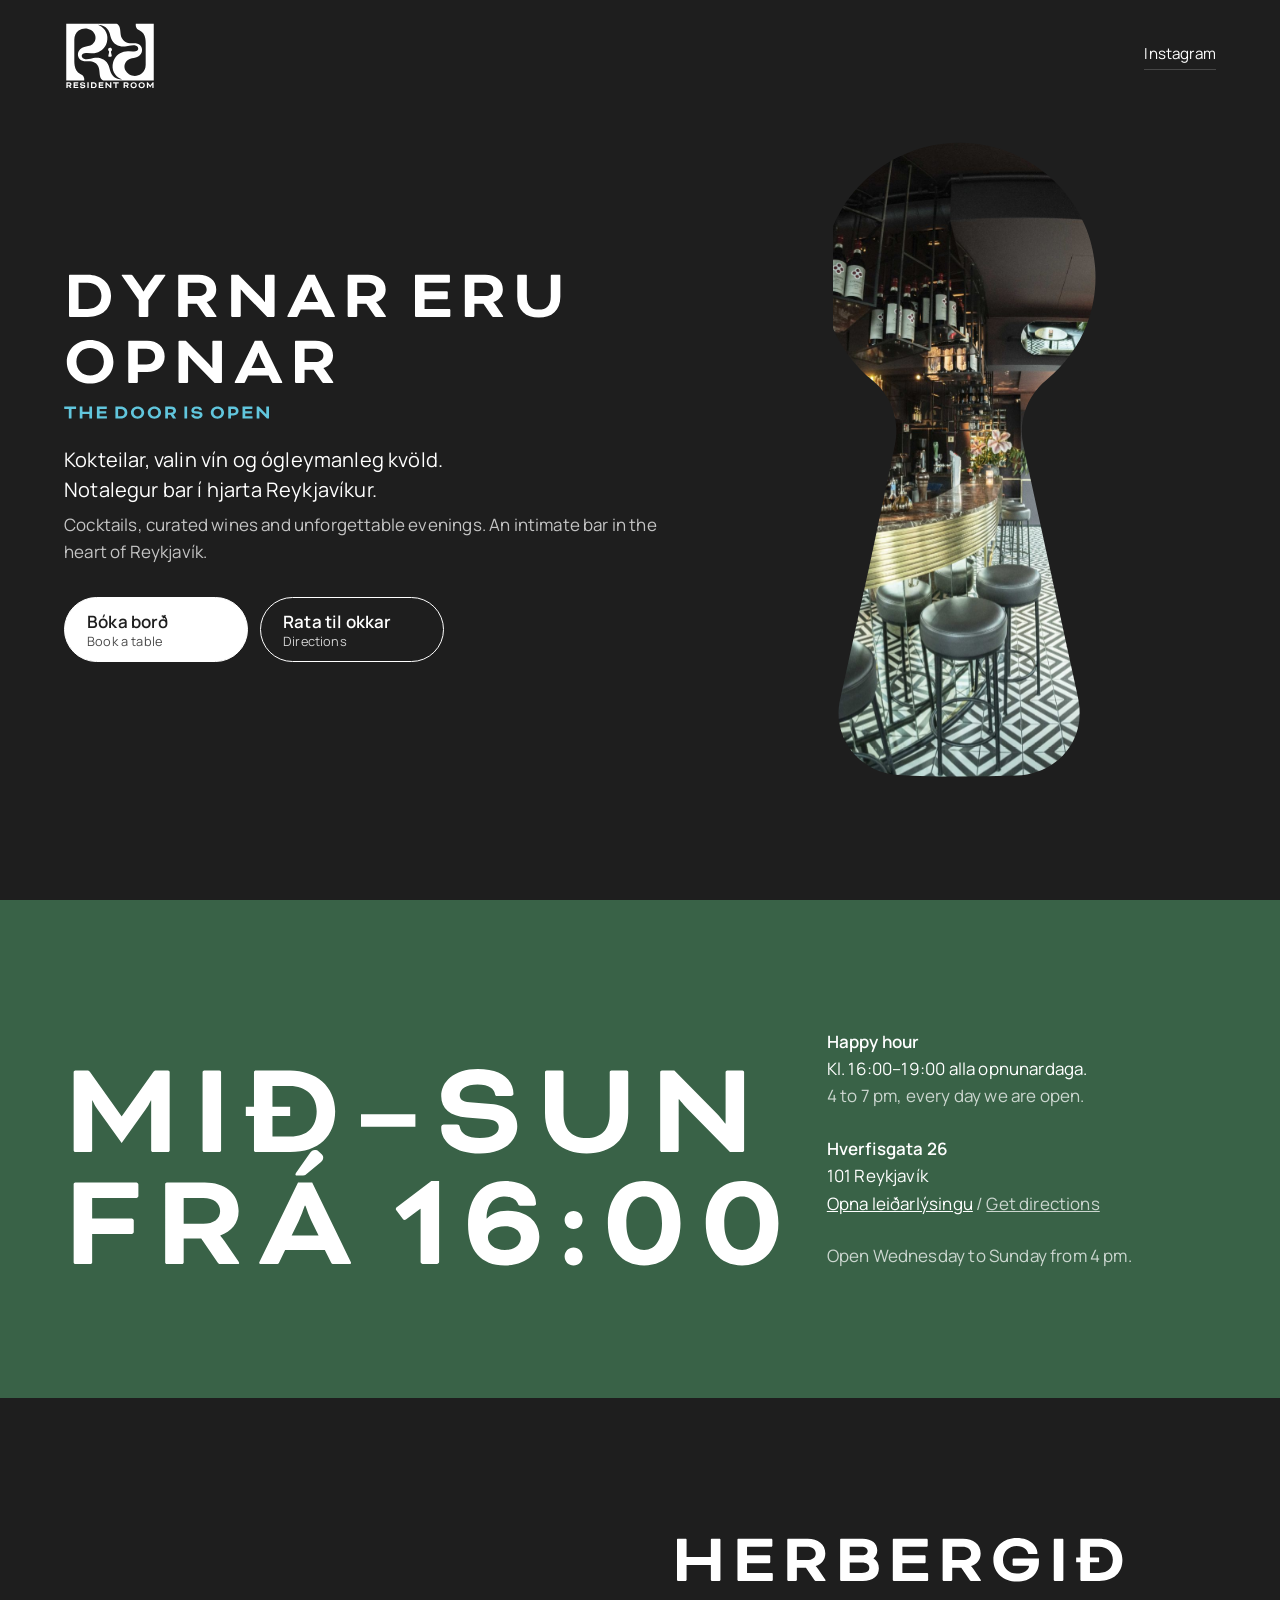
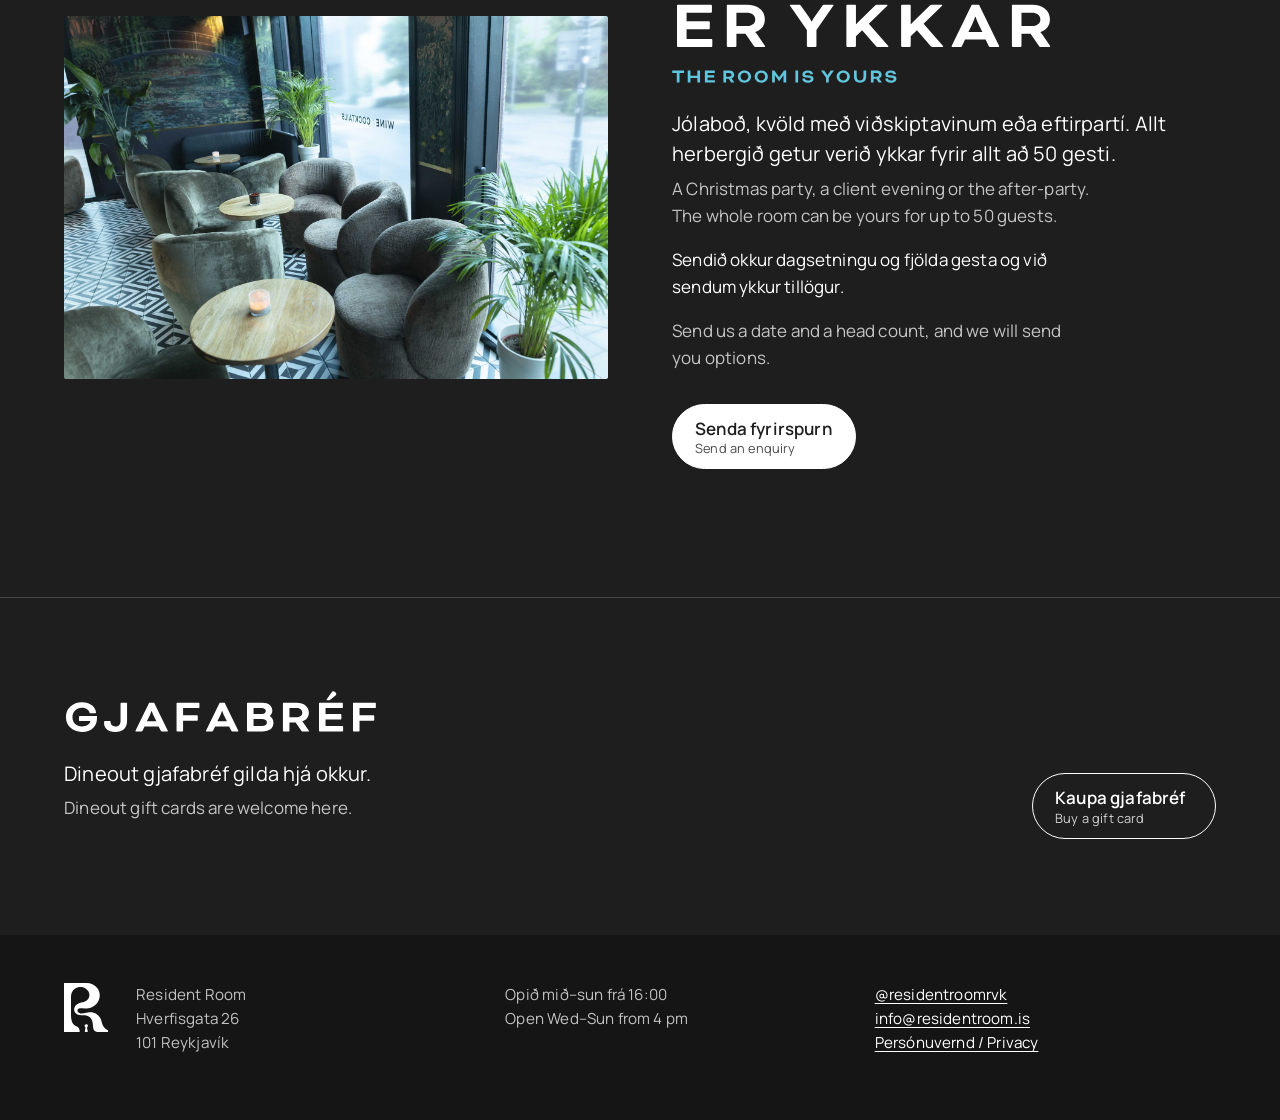
<file: index.html>
<!doctype html>
<html lang="is">
<head>
<meta charset="utf-8">
<meta name="viewport" content="width=device-width, initial-scale=1">
<title>Resident Room | Kokteilbar á Hverfisgötu 26, Reykjavík</title>
<meta name="description" content="Kokteilar, valin vín og ógleymanleg kvöld. Opið miðvikudaga til sunnudaga frá 16:00, happy hour 16–19. Cocktail bar at Hverfisgata 26, Reykjavík.">
<meta name="theme-color" content="#1e1e1e">
<link rel="icon" href="assets/keyhole.svg" type="image/svg+xml">
<meta property="og:type" content="website">
<meta property="og:title" content="Resident Room | Hverfisgata 26, Reykjavík">
<meta property="og:description" content="Kokteilar, valin vín og ógleymanleg kvöld. Cocktails, curated wines and unforgettable evenings.">
<meta property="og:image" content="https://krissiernir.github.io/residentroom-site/assets/og.jpg">
<meta property="og:locale" content="is_IS">
<meta property="og:locale:alternate" content="en_GB">
<link rel="preconnect" href="https://fonts.googleapis.com">
<link rel="preconnect" href="https://fonts.gstatic.com" crossorigin>
<link href="https://fonts.googleapis.com/css2?family=Manrope:wght@400;600&display=swap" rel="stylesheet">
<link rel="stylesheet" href="assets/site.css">
<script type="application/ld+json">
{"@context":"https://schema.org","@type":"BarOrPub","name":"Resident Room","servesCuisine":"Cocktails","address":{"@type":"PostalAddress","streetAddress":"Hverfisgata 26","postalCode":"101","addressLocality":"Reykjavík","addressCountry":"IS"},"geo":{"@type":"GeoCoordinates","latitude":64.14653,"longitude":-21.93032},"email":"info@residentroom.is","sameAs":["https://www.instagram.com/residentroomrvk/","https://www.dineout.is/residentroom"],"acceptsReservations":"https://www.dineout.is/residentroom"}
</script>
</head>
<body>

<header class="hero wrap">
  <div class="bar">
    <img src="assets/logo-white.svg" alt="Resident Room" width="92" height="68">
    <a href="https://www.instagram.com/residentroomrvk/">Instagram</a>
  </div>
  <div class="hero__grid">
    <div class="keyhole"><img src="assets/keyhole-bar.jpg" alt="Barinn í Resident Room séður í gegnum skráargat" width="1000" height="1613" fetchpriority="high"></div>
    <div>
      <h1 class="display "><span class="sr">Dyrnar eru opnar</span><svg class="hw" viewBox="0 0 4611 820" style="--w:4611" aria-hidden="true" focusable="false"><path d="M338 780C548 780 668 661 668 480C668 297 526 180 336 180H83C77 180 71 186 71 192V768C71 774 77 780 83 780ZM336 294C450 294 532 366 532 480C532 594 465 666 338 666H207V294ZM1062.0 540V768C1062.0 774 1068.0 780 1074.0 780H1186.0C1192.0 780 1198.0 774 1198.0 768V540L1437.0 197C1441.0 191 1442.0 188 1442.0 186C1442.0 183 1440.0 180 1436.0 180H1309.0C1297.0 180 1292.0 182 1285.0 192L1182.0 337C1159.0 369 1132.0 418 1132.0 418H1128.0C1128.0 418 1100.0 367 1078.0 337L975.0 192C968.0 182 963.0 180 951.0 180H824.0C820.0 180 818.0 183 818.0 186C818.0 188 819.0 191 823.0 197L1062.0 540ZM1623.0 768C1623.0 774 1629.0 780 1635.0 780H1747.0C1753.0 780 1759.0 774 1759.0 768V592H1888.0L2010.0 770C2014.0 776 2021.0 780 2026.0 780H2159.0C2165.0 780 2167.0 777 2167.0 773C2167.0 771 2166.0 767 2161.0 760L2060.0 612C2046.0 591 2028.0 572 2028.0 572V570C2108.0 542 2163.0 481 2163.0 390C2163.0 259 2059.0 180 1913.0 180H1635.0C1629.0 180 1623.0 186 1623.0 192ZM1904.0 294C1979.0 294 2027.0 331 2027.0 390C2027.0 449 1979.0 484 1904.0 484H1759.0V294ZM2980.0 780C2986.0 780 2992.0 774 2992.0 768V192C2992.0 186 2986.0 180 2980.0 180H2868.0C2862.0 180 2856.0 186 2856.0 192V569H2852.0C2852.0 569 2815.0 521 2782.0 488L2479.0 180H2387.0C2381.0 180 2375.0 186 2375.0 192V768C2375.0 774 2381.0 780 2387.0 780H2499.0C2505.0 780 2511.0 774 2511.0 768V391H2514.0C2514.0 391 2550.0 436 2582.0 468L2888.0 780ZM3701.0 767C3707.0 779 3710.0 780 3722.0 780H3841.0C3847.0 780 3849.0 776 3849.0 773C3849.0 770 3847.0 765 3845.0 761L3563.0 180H3459.0L3177.0 761C3175.0 765 3173.0 770 3173.0 773C3173.0 776 3175.0 780 3181.0 780H3300.0C3312.0 780 3315.0 779 3321.0 767L3364.0 676H3656.0ZM3466.0 459C3487.0 416 3508.0 352 3508.0 352H3514.0C3514.0 352 3535.0 416 3556.0 459L3610.0 570H3412.0ZM4030.0 768C4030.0 774 4036.0 780 4042.0 780H4154.0C4160.0 780 4166.0 774 4166.0 768V592H4295.0L4417.0 770C4421.0 776 4428.0 780 4433.0 780H4566.0C4572.0 780 4574.0 777 4574.0 773C4574.0 771 4573.0 767 4568.0 760L4467.0 612C4453.0 591 4435.0 572 4435.0 572V570C4515.0 542 4570.0 481 4570.0 390C4570.0 259 4466.0 180 4320.0 180H4042.0C4036.0 180 4030.0 186 4030.0 192ZM4311.0 294C4386.0 294 4434.0 331 4434.0 390C4434.0 449 4386.0 484 4311.0 484H4166.0V294Z"/></svg><svg class="hw" viewBox="0 0 2200 820" style="--w:2200" aria-hidden="true" focusable="false"><path d="M523 530C529 530 537 522 537 516V430C537 424 529 416 523 416H207V294H553C559 294 567 286 567 280V194C567 188 559 180 553 180H83C77 180 71 186 71 192V768C71 774 77 780 83 780H559C565 780 573 772 573 766V680C573 674 565 666 559 666H207V530ZM779.0 768C779.0 774 785.0 780 791.0 780H903.0C909.0 780 915.0 774 915.0 768V592H1044.0L1166.0 770C1170.0 776 1177.0 780 1182.0 780H1315.0C1321.0 780 1323.0 777 1323.0 773C1323.0 771 1322.0 767 1317.0 760L1216.0 612C1202.0 591 1184.0 572 1184.0 572V570C1264.0 542 1319.0 481 1319.0 390C1319.0 259 1215.0 180 1069.0 180H791.0C785.0 180 779.0 186 779.0 192ZM1060.0 294C1135.0 294 1183.0 331 1183.0 390C1183.0 449 1135.0 484 1060.0 484H915.0V294ZM2000.0 492C2000.0 616 1939.0 676 1830.0 676C1721.0 676 1660.0 616 1660.0 492V192C1660.0 186 1654.0 180 1648.0 180H1536.0C1530.0 180 1524.0 186 1524.0 192V493C1524.0 687 1646.0 790 1830.0 790C2014.0 790 2136.0 687 2136.0 493V192C2136.0 186 2130.0 180 2124.0 180H2012.0C2006.0 180 2000.0 186 2000.0 192Z"/></svg><svg class="hw" viewBox="0 0 3863 820" style="--w:3863" aria-hidden="true" focusable="false"><path d="M371 170C191 170 40 295 40 480C40 668 191 790 371 790C551 790 702 668 702 480C702 295 551 170 371 170ZM371 284C477 284 566 359 566 480C566 601 477 676 371 676C265 676 176 601 176 480C176 359 265 284 371 284ZM1037.0 780C1043.0 780 1049.0 774 1049.0 768V626H1181.0C1322.0 626 1430.0 544 1430.0 405C1430.0 267 1326.0 180 1181.0 180H925.0C919.0 180 913.0 186 913.0 192V768C913.0 774 919.0 780 925.0 780ZM1170.0 294C1244.0 294 1294.0 336 1294.0 405C1294.0 472 1249.0 518 1170.0 518H1049.0V294ZM2232.0 780C2238.0 780 2244.0 774 2244.0 768V192C2244.0 186 2238.0 180 2232.0 180H2120.0C2114.0 180 2108.0 186 2108.0 192V569H2104.0C2104.0 569 2067.0 521 2034.0 488L1731.0 180H1639.0C1633.0 180 1627.0 186 1627.0 192V768C1627.0 774 1633.0 780 1639.0 780H1751.0C1757.0 780 1763.0 774 1763.0 768V391H1766.0C1766.0 391 1802.0 436 1834.0 468L2140.0 780ZM2953.0 767C2959.0 779 2962.0 780 2974.0 780H3093.0C3099.0 780 3101.0 776 3101.0 773C3101.0 770 3099.0 765 3097.0 761L2815.0 180H2711.0L2429.0 761C2427.0 765 2425.0 770 2425.0 773C2425.0 776 2427.0 780 2433.0 780H2552.0C2564.0 780 2567.0 779 2573.0 767L2616.0 676H2908.0ZM2718.0 459C2739.0 416 2760.0 352 2760.0 352H2766.0C2766.0 352 2787.0 416 2808.0 459L2862.0 570H2664.0ZM3282.0 768C3282.0 774 3288.0 780 3294.0 780H3406.0C3412.0 780 3418.0 774 3418.0 768V592H3547.0L3669.0 770C3673.0 776 3680.0 780 3685.0 780H3818.0C3824.0 780 3826.0 777 3826.0 773C3826.0 771 3825.0 767 3820.0 760L3719.0 612C3705.0 591 3687.0 572 3687.0 572V570C3767.0 542 3822.0 481 3822.0 390C3822.0 259 3718.0 180 3572.0 180H3294.0C3288.0 180 3282.0 186 3282.0 192ZM3563.0 294C3638.0 294 3686.0 331 3686.0 390C3686.0 449 3638.0 484 3563.0 484H3418.0V294Z"/></svg></h1>
      <p class="display display--en"><span class="sr">The door is open</span><svg class="hw" viewBox="0 0 2183 820" style="--w:2183" aria-hidden="true" focusable="false"><path d="M240 294V768C240 774 246 780 252 780H364C370 780 376 774 376 768V294H592C598 294 606 286 606 280V194C606 188 598 180 592 180H24C18 180 10 188 10 194V280C10 286 18 294 24 294ZM1404.0 192C1404.0 186 1398.0 180 1392.0 180H1280.0C1274.0 180 1268.0 186 1268.0 192V441H923.0V192C923.0 186 917.0 180 911.0 180H799.0C793.0 180 787.0 186 787.0 192V768C787.0 774 793.0 780 799.0 780H911.0C917.0 780 923.0 774 923.0 768V555H1268.0V768C1268.0 774 1274.0 780 1280.0 780H1392.0C1398.0 780 1404.0 774 1404.0 768ZM2098.0 530C2104.0 530 2112.0 522 2112.0 516V430C2112.0 424 2104.0 416 2098.0 416H1782.0V294H2128.0C2134.0 294 2142.0 286 2142.0 280V194C2142.0 188 2134.0 180 2128.0 180H1658.0C1652.0 180 1646.0 186 1646.0 192V768C1646.0 774 1652.0 780 1658.0 780H2134.0C2140.0 780 2148.0 772 2148.0 766V680C2148.0 674 2140.0 666 2134.0 666H1782.0V530Z"/></svg><svg class="hw" viewBox="0 0 3144 820" style="--w:3144" aria-hidden="true" focusable="false"><path d="M338 780C548 780 668 661 668 480C668 297 526 180 336 180H83C77 180 71 186 71 192V768C71 774 77 780 83 780ZM336 294C450 294 532 366 532 480C532 594 465 666 338 666H207V294ZM1179.0 170C999.0 170 848.0 295 848.0 480C848.0 668 999.0 790 1179.0 790C1359.0 790 1510.0 668 1510.0 480C1510.0 295 1359.0 170 1179.0 170ZM1179.0 284C1285.0 284 1374.0 359 1374.0 480C1374.0 601 1285.0 676 1179.0 676C1073.0 676 984.0 601 984.0 480C984.0 359 1073.0 284 1179.0 284ZM2021.0 170C1841.0 170 1690.0 295 1690.0 480C1690.0 668 1841.0 790 2021.0 790C2201.0 790 2352.0 668 2352.0 480C2352.0 295 2201.0 170 2021.0 170ZM2021.0 284C2127.0 284 2216.0 359 2216.0 480C2216.0 601 2127.0 676 2021.0 676C1915.0 676 1826.0 601 1826.0 480C1826.0 359 1915.0 284 2021.0 284ZM2563.0 768C2563.0 774 2569.0 780 2575.0 780H2687.0C2693.0 780 2699.0 774 2699.0 768V592H2828.0L2950.0 770C2954.0 776 2961.0 780 2966.0 780H3099.0C3105.0 780 3107.0 777 3107.0 773C3107.0 771 3106.0 767 3101.0 760L3000.0 612C2986.0 591 2968.0 572 2968.0 572V570C3048.0 542 3103.0 481 3103.0 390C3103.0 259 2999.0 180 2853.0 180H2575.0C2569.0 180 2563.0 186 2563.0 192ZM2844.0 294C2919.0 294 2967.0 331 2967.0 390C2967.0 449 2919.0 484 2844.0 484H2699.0V294Z"/></svg><svg class="hw" viewBox="0 0 1017 820" style="--w:1017" aria-hidden="true" focusable="false"><path d="M207 192C207 186 201 180 195 180H83C77 180 71 186 71 192V768C71 774 77 780 83 780H195C201 780 207 774 207 768ZM437.0 578C426.0 578 418.0 586 418.0 596V604C418.0 703 519.0 790 702.0 790C896.0 790 977.0 685 977.0 591C977.0 508 922.0 438 782.0 426L627.0 413C572.0 409 554.0 389 554.0 362C554.0 318 601.0 284 685.0 284C773.0 284 807.0 318 813.0 353C815.0 365 821.0 368 831.0 368H930.0C942.0 368 949.0 360 949.0 351C949.0 255 869.0 170 686.0 170C509.0 170 418.0 266 418.0 370C418.0 460 483.0 516 605.0 526L761.0 539C821.0 544 841.0 569 841.0 597C841.0 640 798.0 676 702.0 676C607.0 676 564.0 644 554.0 593C552.0 583 546.0 578 534.0 578Z"/></svg><svg class="hw" viewBox="0 0 3023 820" style="--w:3023" aria-hidden="true" focusable="false"><path d="M371 170C191 170 40 295 40 480C40 668 191 790 371 790C551 790 702 668 702 480C702 295 551 170 371 170ZM371 284C477 284 566 359 566 480C566 601 477 676 371 676C265 676 176 601 176 480C176 359 265 284 371 284ZM1037.0 780C1043.0 780 1049.0 774 1049.0 768V626H1181.0C1322.0 626 1430.0 544 1430.0 405C1430.0 267 1326.0 180 1181.0 180H925.0C919.0 180 913.0 186 913.0 192V768C913.0 774 919.0 780 925.0 780ZM1170.0 294C1244.0 294 1294.0 336 1294.0 405C1294.0 472 1249.0 518 1170.0 518H1049.0V294ZM2079.0 530C2085.0 530 2093.0 522 2093.0 516V430C2093.0 424 2085.0 416 2079.0 416H1763.0V294H2109.0C2115.0 294 2123.0 286 2123.0 280V194C2123.0 188 2115.0 180 2109.0 180H1639.0C1633.0 180 1627.0 186 1627.0 192V768C1627.0 774 1633.0 780 1639.0 780H2115.0C2121.0 780 2129.0 772 2129.0 766V680C2129.0 674 2121.0 666 2115.0 666H1763.0V530ZM2940.0 780C2946.0 780 2952.0 774 2952.0 768V192C2952.0 186 2946.0 180 2940.0 180H2828.0C2822.0 180 2816.0 186 2816.0 192V569H2812.0C2812.0 569 2775.0 521 2742.0 488L2439.0 180H2347.0C2341.0 180 2335.0 186 2335.0 192V768C2335.0 774 2341.0 780 2347.0 780H2459.0C2465.0 780 2471.0 774 2471.0 768V391H2474.0C2474.0 391 2510.0 436 2542.0 468L2848.0 780Z"/></svg></p>
      <p class="lede">Kokteilar, valin vín og ógleymanleg kvöld. Notalegur bar í hjarta Reykjavíkur.</p>
      <p class="en">Cocktails, curated wines and unforgettable evenings. An intimate bar in the heart of Reykjavík.</p>
      <div class="actions">
        <a class="btn btn--solid" href="https://www.dineout.is/residentroom">Bóka borð <small lang="en">Book a table</small></a>
        <a class="btn btn--line" href="https://www.google.com/maps/dir/?api=1&destination=Hverfisgata%2026%2C%20101%20Reykjav%C3%ADk&travelmode=walking">Rata til okkar <small lang="en">Directions</small></a>
      </div>
    </div>
  </div>
</header>

<main>
  <section class="hours" aria-labelledby="hours-title">
    <div class="wrap hours__grid">
      <div>
        <h2 class="sr" id="hours-title">Opnunartími</h2>
        <p class="display display--xl"><span class="sr">Miðvikudaga til sunnudaga</span><svg class="hw" viewBox="0 0 5072 820" style="--w:5072" aria-hidden="true" focusable="false"><path d="M677 180C670 180 663 183 658 190L425 516H423L190 190C185 183 178 180 171 180H83C77 180 71 186 71 192V768C71 774 77 780 83 780H195C201 780 207 774 207 768V401H210C210 401 222 431 246 465L424 714L601 465C626 431 638 401 638 401H641V768C641 774 647 780 653 780H765C771 780 777 774 777 768V192C777 186 771 180 765 180ZM1155.0 192C1155.0 186 1149.0 180 1143.0 180H1031.0C1025.0 180 1019.0 186 1019.0 192V768C1019.0 774 1025.0 780 1031.0 780H1143.0C1149.0 780 1155.0 774 1155.0 768ZM1337.0 514H1397.0V768C1397.0 774 1403.0 780 1409.0 780H1664.0C1874.0 780 1994.0 661 1994.0 480C1994.0 297 1852.0 180 1662.0 180H1409.0C1403.0 180 1397.0 186 1397.0 192V446H1337.0ZM1662.0 294C1776.0 294 1858.0 366 1858.0 480C1858.0 594 1791.0 666 1664.0 666H1533.0V514H1663.0V446H1533.0V294ZM2584.0 594V502H2184.0V594ZM2793.0 578C2782.0 578 2774.0 586 2774.0 596V604C2774.0 703 2875.0 790 3058.0 790C3252.0 790 3333.0 685 3333.0 591C3333.0 508 3278.0 438 3138.0 426L2983.0 413C2928.0 409 2910.0 389 2910.0 362C2910.0 318 2957.0 284 3041.0 284C3129.0 284 3163.0 318 3169.0 353C3171.0 365 3177.0 368 3187.0 368H3286.0C3298.0 368 3305.0 360 3305.0 351C3305.0 255 3225.0 170 3042.0 170C2865.0 170 2774.0 266 2774.0 370C2774.0 460 2839.0 516 2961.0 526L3117.0 539C3177.0 544 3197.0 569 3197.0 597C3197.0 640 3154.0 676 3058.0 676C2963.0 676 2920.0 644 2910.0 593C2908.0 583 2902.0 578 2890.0 578ZM4013.0 492C4013.0 616 3952.0 676 3843.0 676C3734.0 676 3673.0 616 3673.0 492V192C3673.0 186 3667.0 180 3661.0 180H3549.0C3543.0 180 3537.0 186 3537.0 192V493C3537.0 687 3659.0 790 3843.0 790C4027.0 790 4149.0 687 4149.0 493V192C4149.0 186 4143.0 180 4137.0 180H4025.0C4019.0 180 4013.0 186 4013.0 192ZM4989.0 780C4995.0 780 5001.0 774 5001.0 768V192C5001.0 186 4995.0 180 4989.0 180H4877.0C4871.0 180 4865.0 186 4865.0 192V569H4861.0C4861.0 569 4824.0 521 4791.0 488L4488.0 180H4396.0C4390.0 180 4384.0 186 4384.0 192V768C4384.0 774 4390.0 780 4396.0 780H4508.0C4514.0 780 4520.0 774 4520.0 768V391H4523.0C4523.0 391 4559.0 436 4591.0 468L4897.0 780Z"/></svg></p>
        <p class="display display--xl"><span class="sr">frá klukkan 16:00</span><svg class="hw" viewBox="0 0 2121 820" style="--w:2121" aria-hidden="true" focusable="false"><path d="M195 780C201 780 207 774 207 768V558H499C505 558 513 550 513 544V458C513 452 505 444 499 444H207V294H533C539 294 547 286 547 280V194C547 188 539 180 533 180H83C77 180 71 186 71 192V768C71 774 77 780 83 780ZM744.0 768C744.0 774 750.0 780 756.0 780H868.0C874.0 780 880.0 774 880.0 768V592H1009.0L1131.0 770C1135.0 776 1142.0 780 1147.0 780H1280.0C1286.0 780 1288.0 777 1288.0 773C1288.0 771 1287.0 767 1282.0 760L1181.0 612C1167.0 591 1149.0 572 1149.0 572V570C1229.0 542 1284.0 481 1284.0 390C1284.0 259 1180.0 180 1034.0 180H756.0C750.0 180 744.0 186 744.0 192ZM1025.0 294C1100.0 294 1148.0 331 1148.0 390C1148.0 449 1100.0 484 1025.0 484H880.0V294ZM1963.0 767C1969.0 779 1972.0 780 1984.0 780H2103.0C2109.0 780 2111.0 776 2111.0 773C2111.0 770 2109.0 765 2107.0 761L1825.0 180H1721.0L1439.0 761C1437.0 765 1435.0 770 1435.0 773C1435.0 776 1437.0 780 1443.0 780H1562.0C1574.0 780 1577.0 779 1583.0 767L1626.0 676H1918.0ZM1728.0 459C1749.0 416 1770.0 352 1770.0 352H1776.0C1776.0 352 1797.0 416 1818.0 459L1872.0 570H1674.0ZM1873.0 -48C1866.0 -54 1856.0 -58 1845.0 -58C1830.0 -58 1819.0 -51 1809.0 -36L1708.0 107C1703.0 114 1702.0 118 1702.0 121C1702.0 125 1705.0 128 1711.0 128H1759.0C1769.0 128 1773.0 127 1779.0 122L1890.0 29C1903.0 18 1906.0 7 1906.0 -3C1906.0 -12 1902.0 -20 1895.0 -27Z"/></svg><svg class="hw" viewBox="0 0 2877 820" style="--w:2877" aria-hidden="true" focusable="false"><path d="M339 170H282L25 364C20 368 20 378 23 383L74 451C78 457 88 458 95 453L201 374L203 375V765C203 771 212 780 218 780H324C330 780 339 771 339 765ZM823.0 790C988.0 790 1076.0 693 1076.0 578C1076.0 496 1016.0 388 839.0 388C772.0 388 717.0 414 691.0 445H688.0C691.0 321 756.0 284 823.0 284C871.0 284 907.0 305 919.0 337C923.0 348 926.0 351 936.0 351H1036.0C1047.0 351 1052.0 345 1052.0 337C1052.0 247 971.0 170 825.0 170C657.0 170 552.0 288 552.0 490C552.0 674 644.0 790 823.0 790ZM823.0 502C904.0 502 940.0 545 940.0 585C940.0 633 903.0 676 823.0 676C743.0 676 698.0 632 698.0 583C698.0 542 742.0 502 823.0 502ZM1262.0 724C1262.0 761 1291.0 790 1328.0 790C1365.0 790 1394.0 761 1394.0 724C1394.0 687 1365.0 658 1328.0 658C1291.0 658 1262.0 687 1262.0 724ZM1262.0 456C1262.0 493 1291.0 522 1328.0 522C1365.0 522 1394.0 493 1394.0 456C1394.0 419 1365.0 390 1328.0 390C1291.0 390 1262.0 419 1262.0 456ZM1580.0 480C1580.0 663 1680.0 790 1847.0 790C2014.0 790 2114.0 663 2114.0 480C2114.0 297 2014.0 170 1847.0 170C1680.0 170 1580.0 297 1580.0 480ZM1716.0 480C1716.0 362 1762.0 284 1847.0 284C1932.0 284 1978.0 362 1978.0 480C1978.0 598 1932.0 676 1847.0 676C1762.0 676 1716.0 598 1716.0 480ZM2300.0 480C2300.0 663 2400.0 790 2567.0 790C2734.0 790 2834.0 663 2834.0 480C2834.0 297 2734.0 170 2567.0 170C2400.0 170 2300.0 297 2300.0 480ZM2436.0 480C2436.0 362 2482.0 284 2567.0 284C2652.0 284 2698.0 362 2698.0 480C2698.0 598 2652.0 676 2567.0 676C2482.0 676 2436.0 598 2436.0 480Z"/></svg></p>
      </div>
      <div class="hours__facts">
        <p class="fact"><strong>Happy hour</strong>Kl. 16:00–19:00 alla opnunardaga.<span class="en" lang="en"><br>4 to 7 pm, every day we are open.</span></p>
        <p class="fact"><strong>Hverfisgata 26</strong>101 Reykjavík<br><a href="https://www.google.com/maps/dir/?api=1&destination=Hverfisgata%2026%2C%20101%20Reykjav%C3%ADk&travelmode=walking">Opna leiðarlýsingu</a> <span class="en" lang="en">/ <a href="https://www.google.com/maps/dir/?api=1&destination=Hverfisgata%2026%2C%20101%20Reykjav%C3%ADk&travelmode=walking">Get directions</a></span></p>
        <p class="en" lang="en">Open Wednesday to Sunday from 4 pm.</p>
      </div>
    </div>
  </section>

  <section class="hire wrap" id="einkasamkvaemi" aria-label="Einkasamkvæmi / Private hire">
    <div class="hire__grid">
      <picture>
        <source media="(min-width: 860px)" srcset="assets/lounge-1800.jpg">
        <img class="hire__photo" src="assets/lounge-900.jpg" alt="Setustofan við gluggann í Resident Room" width="900" height="601" loading="lazy">
      </picture>
      <div>
        <h2 class="display "><span class="sr">Herbergið er ykkar</span><svg class="hw" viewBox="0 0 6439 820" style="--w:6439" aria-hidden="true" focusable="false"><path d="M688 192C688 186 682 180 676 180H564C558 180 552 186 552 192V441H207V192C207 186 201 180 195 180H83C77 180 71 186 71 192V768C71 774 77 780 83 780H195C201 780 207 774 207 768V555H552V768C552 774 558 780 564 780H676C682 780 688 774 688 768ZM1382.0 530C1388.0 530 1396.0 522 1396.0 516V430C1396.0 424 1388.0 416 1382.0 416H1066.0V294H1412.0C1418.0 294 1426.0 286 1426.0 280V194C1426.0 188 1418.0 180 1412.0 180H942.0C936.0 180 930.0 186 930.0 192V768C930.0 774 936.0 780 942.0 780H1418.0C1424.0 780 1432.0 772 1432.0 766V680C1432.0 674 1424.0 666 1418.0 666H1066.0V530ZM1638.0 768C1638.0 774 1644.0 780 1650.0 780H1762.0C1768.0 780 1774.0 774 1774.0 768V592H1903.0L2025.0 770C2029.0 776 2036.0 780 2041.0 780H2174.0C2180.0 780 2182.0 777 2182.0 773C2182.0 771 2181.0 767 2176.0 760L2075.0 612C2061.0 591 2043.0 572 2043.0 572V570C2123.0 542 2178.0 481 2178.0 390C2178.0 259 2074.0 180 1928.0 180H1650.0C1644.0 180 1638.0 186 1638.0 192ZM1919.0 294C1994.0 294 2042.0 331 2042.0 390C2042.0 449 1994.0 484 1919.0 484H1774.0V294ZM2711.0 780C2855.0 780 2939.0 715 2939.0 600C2939.0 538 2911.0 490 2864.0 460V458C2897.0 431 2916.0 393 2916.0 345C2916.0 252 2844.0 180 2708.0 180H2401.0C2395.0 180 2389.0 186 2389.0 192V768C2389.0 774 2395.0 780 2401.0 780ZM2525.0 666V520H2694.0C2769.0 520 2803.0 550 2803.0 594C2803.0 642 2773.0 666 2697.0 666ZM2689.0 294C2753.0 294 2780.0 322 2780.0 356C2780.0 388 2759.0 416 2699.0 416H2525.0V294ZM3589.0 530C3595.0 530 3603.0 522 3603.0 516V430C3603.0 424 3595.0 416 3589.0 416H3273.0V294H3619.0C3625.0 294 3633.0 286 3633.0 280V194C3633.0 188 3625.0 180 3619.0 180H3149.0C3143.0 180 3137.0 186 3137.0 192V768C3137.0 774 3143.0 780 3149.0 780H3625.0C3631.0 780 3639.0 772 3639.0 766V680C3639.0 674 3631.0 666 3625.0 666H3273.0V530ZM3845.0 768C3845.0 774 3851.0 780 3857.0 780H3969.0C3975.0 780 3981.0 774 3981.0 768V592H4110.0L4232.0 770C4236.0 776 4243.0 780 4248.0 780H4381.0C4387.0 780 4389.0 777 4389.0 773C4389.0 771 4388.0 767 4383.0 760L4282.0 612C4268.0 591 4250.0 572 4250.0 572V570C4330.0 542 4385.0 481 4385.0 390C4385.0 259 4281.0 180 4135.0 180H3857.0C3851.0 180 3845.0 186 3845.0 192ZM4126.0 294C4201.0 294 4249.0 331 4249.0 390C4249.0 449 4201.0 484 4126.0 484H3981.0V294ZM5213.0 460H4853.0C4847.0 460 4839.0 468 4839.0 474V550C4839.0 556 4847.0 564 4853.0 564H5074.0C5070.0 622 5005.0 676 4897.0 676C4794.0 676 4702.0 607 4702.0 480C4702.0 365 4788.0 284 4897.0 284C5001.0 284 5048.0 341 5059.0 389C5061.0 397 5068.0 399 5074.0 399H5177.0C5189.0 399 5193.0 392 5193.0 386C5191.0 297 5104.0 170 4897.0 170C4710.0 170 4566.0 297 4566.0 480C4566.0 670 4716.0 790 4897.0 790C5104.0 790 5213.0 664 5213.0 510ZM5560.0 192C5560.0 186 5554.0 180 5548.0 180H5436.0C5430.0 180 5424.0 186 5424.0 192V768C5424.0 774 5430.0 780 5436.0 780H5548.0C5554.0 780 5560.0 774 5560.0 768ZM5742.0 514H5802.0V768C5802.0 774 5808.0 780 5814.0 780H6069.0C6279.0 780 6399.0 661 6399.0 480C6399.0 297 6257.0 180 6067.0 180H5814.0C5808.0 180 5802.0 186 5802.0 192V446H5742.0ZM6067.0 294C6181.0 294 6263.0 366 6263.0 480C6263.0 594 6196.0 666 6069.0 666H5938.0V514H6068.0V446H5938.0V294Z"/></svg><svg class="hw" viewBox="0 0 1360 820" style="--w:1360" aria-hidden="true" focusable="false"><path d="M523 530C529 530 537 522 537 516V430C537 424 529 416 523 416H207V294H553C559 294 567 286 567 280V194C567 188 559 180 553 180H83C77 180 71 186 71 192V768C71 774 77 780 83 780H559C565 780 573 772 573 766V680C573 674 565 666 559 666H207V530ZM779.0 768C779.0 774 785.0 780 791.0 780H903.0C909.0 780 915.0 774 915.0 768V592H1044.0L1166.0 770C1170.0 776 1177.0 780 1182.0 780H1315.0C1321.0 780 1323.0 777 1323.0 773C1323.0 771 1322.0 767 1317.0 760L1216.0 612C1202.0 591 1184.0 572 1184.0 572V570C1264.0 542 1319.0 481 1319.0 390C1319.0 259 1215.0 180 1069.0 180H791.0C785.0 180 779.0 186 779.0 192ZM1060.0 294C1135.0 294 1183.0 331 1183.0 390C1183.0 449 1135.0 484 1060.0 484H915.0V294Z"/></svg><svg class="hw" viewBox="0 0 3748 820" style="--w:3748" aria-hidden="true" focusable="false"><path d="M254 540V768C254 774 260 780 266 780H378C384 780 390 774 390 768V540L629 197C633 191 634 188 634 186C634 183 632 180 628 180H501C489 180 484 182 477 192L374 337C351 369 324 418 324 418H320C320 418 292 367 270 337L167 192C160 182 155 180 143 180H16C12 180 10 183 10 186C10 188 11 191 15 197L254 540ZM1393.0 198C1399.0 192 1400.0 190 1400.0 187C1400.0 185 1398.0 180 1391.0 180H1249.0C1239.0 180 1232.0 182 1223.0 191L991.0 418C970.0 438 953.0 457 953.0 457H951.0V192C951.0 186 945.0 180 939.0 180H827.0C821.0 180 815.0 186 815.0 192V768C815.0 774 821.0 780 827.0 780H939.0C945.0 780 951.0 774 951.0 768V628L1039.0 543L1237.0 771C1243.0 778 1250.0 780 1259.0 780H1403.0C1410.0 780 1412.0 776 1412.0 773C1412.0 769 1411.0 767 1407.0 763L1134.0 450ZM2171.0 198C2177.0 192 2178.0 190 2178.0 187C2178.0 185 2176.0 180 2169.0 180H2027.0C2017.0 180 2010.0 182 2001.0 191L1769.0 418C1748.0 438 1731.0 457 1731.0 457H1729.0V192C1729.0 186 1723.0 180 1717.0 180H1605.0C1599.0 180 1593.0 186 1593.0 192V768C1593.0 774 1599.0 780 1605.0 780H1717.0C1723.0 780 1729.0 774 1729.0 768V628L1817.0 543L2015.0 771C2021.0 778 2028.0 780 2037.0 780H2181.0C2188.0 780 2190.0 776 2190.0 773C2190.0 769 2189.0 767 2185.0 763L1912.0 450ZM2838.0 767C2844.0 779 2847.0 780 2859.0 780H2978.0C2984.0 780 2986.0 776 2986.0 773C2986.0 770 2984.0 765 2982.0 761L2700.0 180H2596.0L2314.0 761C2312.0 765 2310.0 770 2310.0 773C2310.0 776 2312.0 780 2318.0 780H2437.0C2449.0 780 2452.0 779 2458.0 767L2501.0 676H2793.0ZM2603.0 459C2624.0 416 2645.0 352 2645.0 352H2651.0C2651.0 352 2672.0 416 2693.0 459L2747.0 570H2549.0ZM3167.0 768C3167.0 774 3173.0 780 3179.0 780H3291.0C3297.0 780 3303.0 774 3303.0 768V592H3432.0L3554.0 770C3558.0 776 3565.0 780 3570.0 780H3703.0C3709.0 780 3711.0 777 3711.0 773C3711.0 771 3710.0 767 3705.0 760L3604.0 612C3590.0 591 3572.0 572 3572.0 572V570C3652.0 542 3707.0 481 3707.0 390C3707.0 259 3603.0 180 3457.0 180H3179.0C3173.0 180 3167.0 186 3167.0 192ZM3448.0 294C3523.0 294 3571.0 331 3571.0 390C3571.0 449 3523.0 484 3448.0 484H3303.0V294Z"/></svg></h2>
        <p class="display display--en"><span class="sr">The room is yours</span><svg class="hw" viewBox="0 0 2183 820" style="--w:2183" aria-hidden="true" focusable="false"><path d="M240 294V768C240 774 246 780 252 780H364C370 780 376 774 376 768V294H592C598 294 606 286 606 280V194C606 188 598 180 592 180H24C18 180 10 188 10 194V280C10 286 18 294 24 294ZM1404.0 192C1404.0 186 1398.0 180 1392.0 180H1280.0C1274.0 180 1268.0 186 1268.0 192V441H923.0V192C923.0 186 917.0 180 911.0 180H799.0C793.0 180 787.0 186 787.0 192V768C787.0 774 793.0 780 799.0 780H911.0C917.0 780 923.0 774 923.0 768V555H1268.0V768C1268.0 774 1274.0 780 1280.0 780H1392.0C1398.0 780 1404.0 774 1404.0 768ZM2098.0 530C2104.0 530 2112.0 522 2112.0 516V430C2112.0 424 2104.0 416 2098.0 416H1782.0V294H2128.0C2134.0 294 2142.0 286 2142.0 280V194C2142.0 188 2134.0 180 2128.0 180H1658.0C1652.0 180 1646.0 186 1646.0 192V768C1646.0 774 1652.0 780 1658.0 780H2134.0C2140.0 780 2148.0 772 2148.0 766V680C2148.0 674 2140.0 666 2134.0 666H1782.0V530Z"/></svg><svg class="hw" viewBox="0 0 3284 820" style="--w:3284" aria-hidden="true" focusable="false"><path d="M71 768C71 774 77 780 83 780H195C201 780 207 774 207 768V592H336L458 770C462 776 469 780 474 780H607C613 780 615 777 615 773C615 771 614 767 609 760L508 612C494 591 476 572 476 572V570C556 542 611 481 611 390C611 259 507 180 361 180H83C77 180 71 186 71 192ZM352 294C427 294 475 331 475 390C475 449 427 484 352 484H207V294ZM1123.0 170C943.0 170 792.0 295 792.0 480C792.0 668 943.0 790 1123.0 790C1303.0 790 1454.0 668 1454.0 480C1454.0 295 1303.0 170 1123.0 170ZM1123.0 284C1229.0 284 1318.0 359 1318.0 480C1318.0 601 1229.0 676 1123.0 676C1017.0 676 928.0 601 928.0 480C928.0 359 1017.0 284 1123.0 284ZM1965.0 170C1785.0 170 1634.0 295 1634.0 480C1634.0 668 1785.0 790 1965.0 790C2145.0 790 2296.0 668 2296.0 480C2296.0 295 2145.0 170 1965.0 170ZM1965.0 284C2071.0 284 2160.0 359 2160.0 480C2160.0 601 2071.0 676 1965.0 676C1859.0 676 1770.0 601 1770.0 480C1770.0 359 1859.0 284 1965.0 284ZM3113.0 180C3106.0 180 3099.0 183 3094.0 190L2861.0 516H2859.0L2626.0 190C2621.0 183 2614.0 180 2607.0 180H2519.0C2513.0 180 2507.0 186 2507.0 192V768C2507.0 774 2513.0 780 2519.0 780H2631.0C2637.0 780 2643.0 774 2643.0 768V401H2646.0C2646.0 401 2658.0 431 2682.0 465L2860.0 714L3037.0 465C3062.0 431 3074.0 401 3074.0 401H3077.0V768C3077.0 774 3083.0 780 3089.0 780H3201.0C3207.0 780 3213.0 774 3213.0 768V192C3213.0 186 3207.0 180 3201.0 180Z"/></svg><svg class="hw" viewBox="0 0 1017 820" style="--w:1017" aria-hidden="true" focusable="false"><path d="M207 192C207 186 201 180 195 180H83C77 180 71 186 71 192V768C71 774 77 780 83 780H195C201 780 207 774 207 768ZM437.0 578C426.0 578 418.0 586 418.0 596V604C418.0 703 519.0 790 702.0 790C896.0 790 977.0 685 977.0 591C977.0 508 922.0 438 782.0 426L627.0 413C572.0 409 554.0 389 554.0 362C554.0 318 601.0 284 685.0 284C773.0 284 807.0 318 813.0 353C815.0 365 821.0 368 831.0 368H930.0C942.0 368 949.0 360 949.0 351C949.0 255 869.0 170 686.0 170C509.0 170 418.0 266 418.0 370C418.0 460 483.0 516 605.0 526L761.0 539C821.0 544 841.0 569 841.0 597C841.0 640 798.0 676 702.0 676C607.0 676 564.0 644 554.0 593C552.0 583 546.0 578 534.0 578Z"/></svg><svg class="hw" viewBox="0 0 3817 820" style="--w:3817" aria-hidden="true" focusable="false"><path d="M254 540V768C254 774 260 780 266 780H378C384 780 390 774 390 768V540L629 197C633 191 634 188 634 186C634 183 632 180 628 180H501C489 180 484 182 477 192L374 337C351 369 324 418 324 418H320C320 418 292 367 270 337L167 192C160 182 155 180 143 180H16C12 180 10 183 10 186C10 188 11 191 15 197L254 540ZM1115.0 170C935.0 170 784.0 295 784.0 480C784.0 668 935.0 790 1115.0 790C1295.0 790 1446.0 668 1446.0 480C1446.0 295 1295.0 170 1115.0 170ZM1115.0 284C1221.0 284 1310.0 359 1310.0 480C1310.0 601 1221.0 676 1115.0 676C1009.0 676 920.0 601 920.0 480C920.0 359 1009.0 284 1115.0 284ZM2126.0 492C2126.0 616 2065.0 676 1956.0 676C1847.0 676 1786.0 616 1786.0 492V192C1786.0 186 1780.0 180 1774.0 180H1662.0C1656.0 180 1650.0 186 1650.0 192V493C1650.0 687 1772.0 790 1956.0 790C2140.0 790 2262.0 687 2262.0 493V192C2262.0 186 2256.0 180 2250.0 180H2138.0C2132.0 180 2126.0 186 2126.0 192ZM2497.0 768C2497.0 774 2503.0 780 2509.0 780H2621.0C2627.0 780 2633.0 774 2633.0 768V592H2762.0L2884.0 770C2888.0 776 2895.0 780 2900.0 780H3033.0C3039.0 780 3041.0 777 3041.0 773C3041.0 771 3040.0 767 3035.0 760L2934.0 612C2920.0 591 2902.0 572 2902.0 572V570C2982.0 542 3037.0 481 3037.0 390C3037.0 259 2933.0 180 2787.0 180H2509.0C2503.0 180 2497.0 186 2497.0 192ZM2778.0 294C2853.0 294 2901.0 331 2901.0 390C2901.0 449 2853.0 484 2778.0 484H2633.0V294ZM3237.0 578C3226.0 578 3218.0 586 3218.0 596V604C3218.0 703 3319.0 790 3502.0 790C3696.0 790 3777.0 685 3777.0 591C3777.0 508 3722.0 438 3582.0 426L3427.0 413C3372.0 409 3354.0 389 3354.0 362C3354.0 318 3401.0 284 3485.0 284C3573.0 284 3607.0 318 3613.0 353C3615.0 365 3621.0 368 3631.0 368H3730.0C3742.0 368 3749.0 360 3749.0 351C3749.0 255 3669.0 170 3486.0 170C3309.0 170 3218.0 266 3218.0 370C3218.0 460 3283.0 516 3405.0 526L3561.0 539C3621.0 544 3641.0 569 3641.0 597C3641.0 640 3598.0 676 3502.0 676C3407.0 676 3364.0 644 3354.0 593C3352.0 583 3346.0 578 3334.0 578Z"/></svg></p>
        <p class="lede">Jólaboð, kvöld með viðskiptavinum eða eftirpartí. Allt herbergið getur verið ykkar fyrir allt að 50 gesti.</p>
        <p class="en" lang="en">A Christmas party, a client evening or the after-party. The whole room can be yours for up to 50 guests.</p>
        <p>Sendið okkur dagsetningu og fjölda gesta og við sendum ykkur tillögur.</p>
        <p class="en" lang="en">Send us a date and a head count, and we will send you options.</p>
        <div class="actions">
          <a class="btn btn--solid" href="mailto:info@residentroom.is?subject=Einkasamkv%C3%A6mi%20%2F%20Private%20hire&body=Dagsetning / Date:%0D%0AFjöldi gesta / Guests:%0D%0ATilefni / Occasion:%0D%0ANafn og fyrirtæki / Name and company:%0D%0A">Senda fyrirspurn <small lang="en">Send an enquiry</small></a>
        </div>
      </div>
    </div>
  </section>

  <section class="gift" aria-label="Gjafabréf / Gift cards">
    <div class="wrap gift__grid">
      <div>
        <h2 class="display "><span class="sr">Gjafabréf</span><svg class="hw" viewBox="0 0 6523 820" style="--w:6523" aria-hidden="true" focusable="false"><path d="M687 460H327C321 460 313 468 313 474V550C313 556 321 564 327 564H548C544 622 479 676 371 676C268 676 176 607 176 480C176 365 262 284 371 284C475 284 522 341 533 389C535 397 542 399 548 399H651C663 399 667 392 667 386C665 297 578 170 371 170C184 170 40 297 40 480C40 670 190 790 371 790C578 790 687 664 687 510ZM971.0 579C971.0 573 963.0 565 957.0 565H852.0C843.0 565 835.0 574 835.0 581V612C835.0 699 909.0 790 1067.0 790C1235.0 790 1314.0 695 1314.0 560V192C1314.0 186 1308.0 180 1302.0 180H1190.0C1184.0 180 1178.0 186 1178.0 192V561C1178.0 632 1143.0 676 1067.0 676C1011.0 676 971.0 644 971.0 596ZM2016.0 767C2022.0 779 2025.0 780 2037.0 780H2156.0C2162.0 780 2164.0 776 2164.0 773C2164.0 770 2162.0 765 2160.0 761L1878.0 180H1774.0L1492.0 761C1490.0 765 1488.0 770 1488.0 773C1488.0 776 1490.0 780 1496.0 780H1615.0C1627.0 780 1630.0 779 1636.0 767L1679.0 676H1971.0ZM1781.0 459C1802.0 416 1823.0 352 1823.0 352H1829.0C1829.0 352 1850.0 416 1871.0 459L1925.0 570H1727.0ZM2469.0 780C2475.0 780 2481.0 774 2481.0 768V558H2773.0C2779.0 558 2787.0 550 2787.0 544V458C2787.0 452 2779.0 444 2773.0 444H2481.0V294H2807.0C2813.0 294 2821.0 286 2821.0 280V194C2821.0 188 2813.0 180 2807.0 180H2357.0C2351.0 180 2345.0 186 2345.0 192V768C2345.0 774 2351.0 780 2357.0 780ZM3485.0 767C3491.0 779 3494.0 780 3506.0 780H3625.0C3631.0 780 3633.0 776 3633.0 773C3633.0 770 3631.0 765 3629.0 761L3347.0 180H3243.0L2961.0 761C2959.0 765 2957.0 770 2957.0 773C2957.0 776 2959.0 780 2965.0 780H3084.0C3096.0 780 3099.0 779 3105.0 767L3148.0 676H3440.0ZM3250.0 459C3271.0 416 3292.0 352 3292.0 352H3298.0C3298.0 352 3319.0 416 3340.0 459L3394.0 570H3196.0ZM4135.0 780C4279.0 780 4363.0 715 4363.0 600C4363.0 538 4335.0 490 4288.0 460V458C4321.0 431 4340.0 393 4340.0 345C4340.0 252 4268.0 180 4132.0 180H3825.0C3819.0 180 3813.0 186 3813.0 192V768C3813.0 774 3819.0 780 3825.0 780ZM3949.0 666V520H4118.0C4193.0 520 4227.0 550 4227.0 594C4227.0 642 4197.0 666 4121.0 666ZM4113.0 294C4177.0 294 4204.0 322 4204.0 356C4204.0 388 4183.0 416 4123.0 416H3949.0V294ZM4561.0 768C4561.0 774 4567.0 780 4573.0 780H4685.0C4691.0 780 4697.0 774 4697.0 768V592H4826.0L4948.0 770C4952.0 776 4959.0 780 4964.0 780H5097.0C5103.0 780 5105.0 777 5105.0 773C5105.0 771 5104.0 767 5099.0 760L4998.0 612C4984.0 591 4966.0 572 4966.0 572V570C5046.0 542 5101.0 481 5101.0 390C5101.0 259 4997.0 180 4851.0 180H4573.0C4567.0 180 4561.0 186 4561.0 192ZM4842.0 294C4917.0 294 4965.0 331 4965.0 390C4965.0 449 4917.0 484 4842.0 484H4697.0V294ZM5765.0 530C5771.0 530 5779.0 522 5779.0 516V430C5779.0 424 5771.0 416 5765.0 416H5449.0V294H5795.0C5801.0 294 5809.0 286 5809.0 280V194C5809.0 188 5801.0 180 5795.0 180H5325.0C5319.0 180 5313.0 186 5313.0 192V768C5313.0 774 5319.0 780 5325.0 780H5801.0C5807.0 780 5815.0 772 5815.0 766V680C5815.0 674 5807.0 666 5801.0 666H5449.0V530ZM5640.0 -48C5633.0 -54 5623.0 -58 5612.0 -58C5597.0 -58 5586.0 -51 5576.0 -36L5475.0 107C5470.0 114 5469.0 118 5469.0 121C5469.0 125 5472.0 128 5478.0 128H5526.0C5536.0 128 5540.0 127 5546.0 122L5657.0 29C5670.0 18 5673.0 7 5673.0 -3C5673.0 -12 5669.0 -20 5662.0 -27ZM6145.0 780C6151.0 780 6157.0 774 6157.0 768V558H6449.0C6455.0 558 6463.0 550 6463.0 544V458C6463.0 452 6455.0 444 6449.0 444H6157.0V294H6483.0C6489.0 294 6497.0 286 6497.0 280V194C6497.0 188 6489.0 180 6483.0 180H6033.0C6027.0 180 6021.0 186 6021.0 192V768C6021.0 774 6027.0 780 6033.0 780Z"/></svg></h2>
        <p class="lede">Dineout gjafabréf gilda hjá okkur.</p>
        <p class="en" lang="en">Dineout gift cards are welcome here.</p>
      </div>
      <a class="btn btn--line" href="https://gjafabref.dineout.is/is">Kaupa gjafabréf <small lang="en">Buy a gift card</small></a>
    </div>
  </section>
</main>

<footer class="foot">
  <div class="wrap foot__grid">
    <img src="assets/icon-white.svg" alt="" width="44" height="44">
    <p>Resident Room<br>Hverfisgata 26<br>101 Reykjavík</p>
    <p>Opið mið–sun frá 16:00<br><span lang="en">Open Wed–Sun from 4 pm</span></p>
    <p><a href="https://www.instagram.com/residentroomrvk/">@residentroomrvk</a><br><a href="mailto:info@residentroom.is">info@residentroom.is</a><br><a href="privacy/">Persónuvernd / Privacy</a></p>
  </div>
</footer>

</body>
</html>
</file>
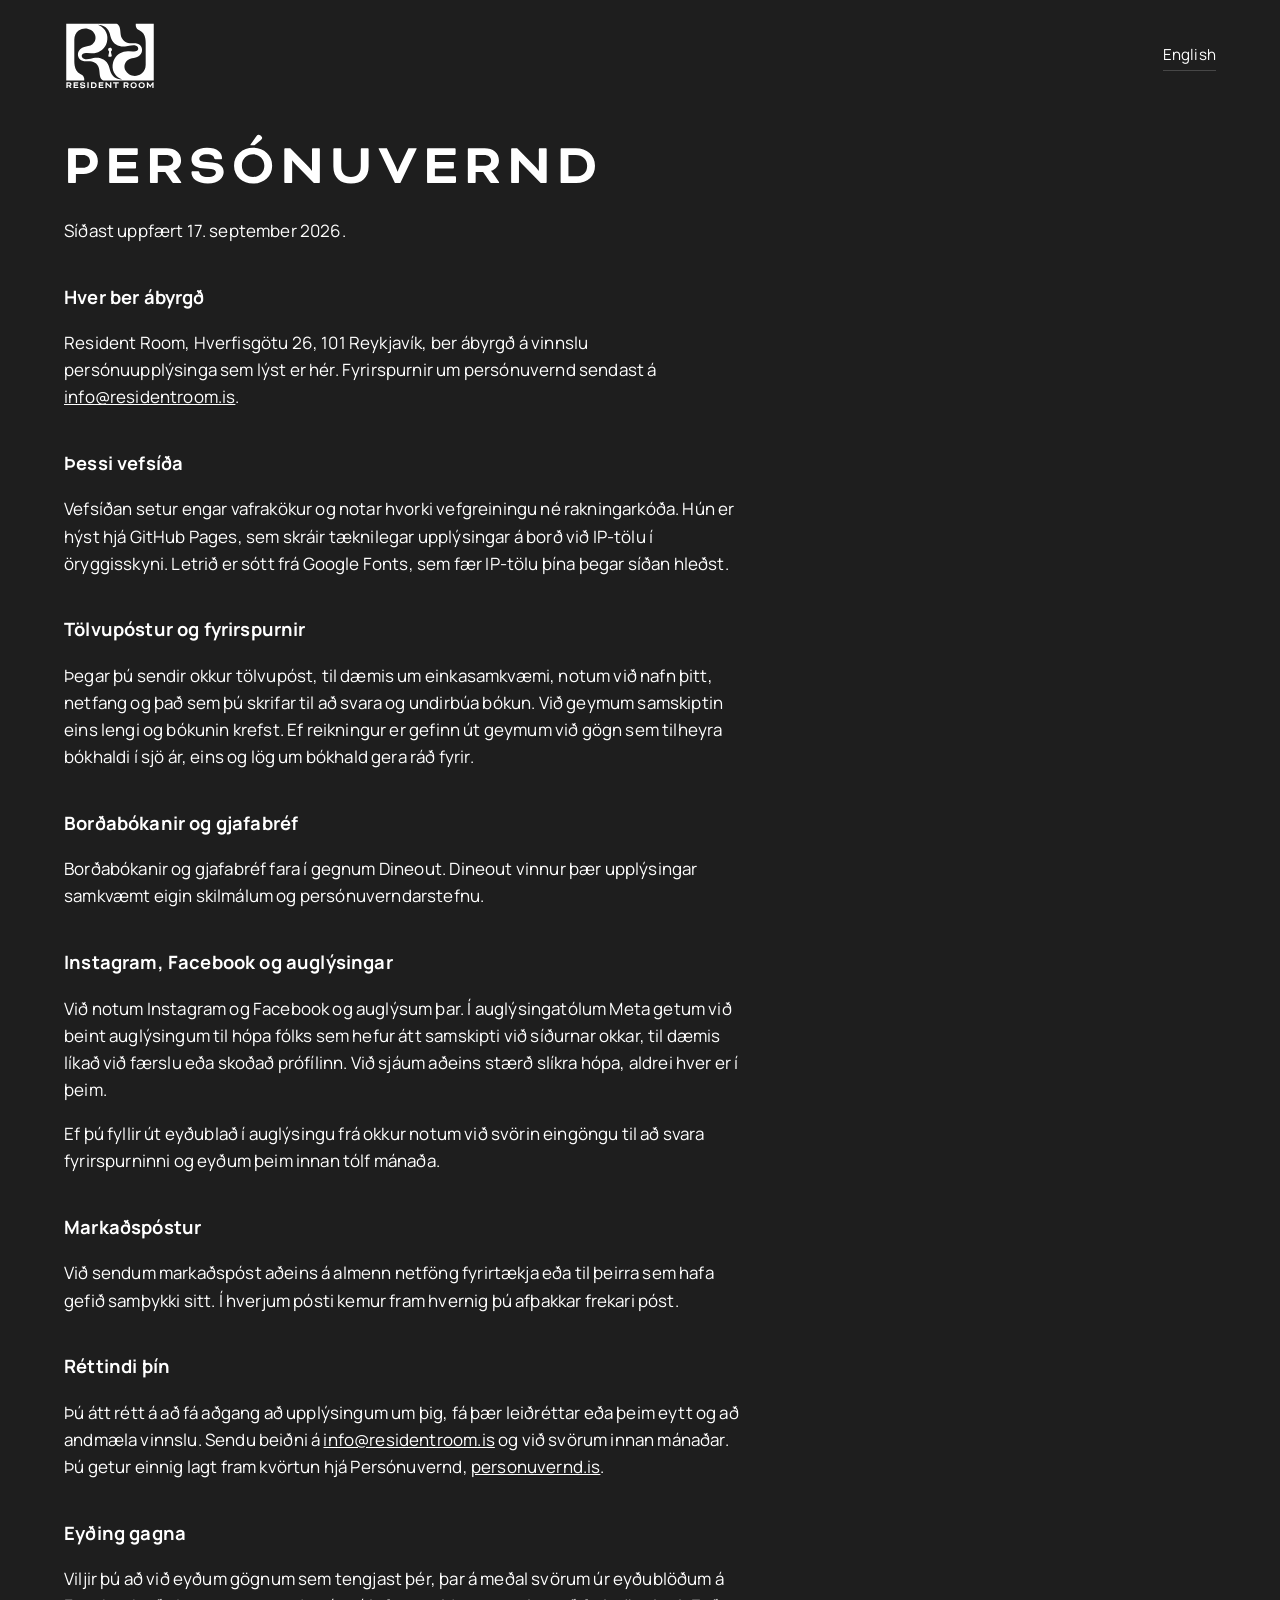
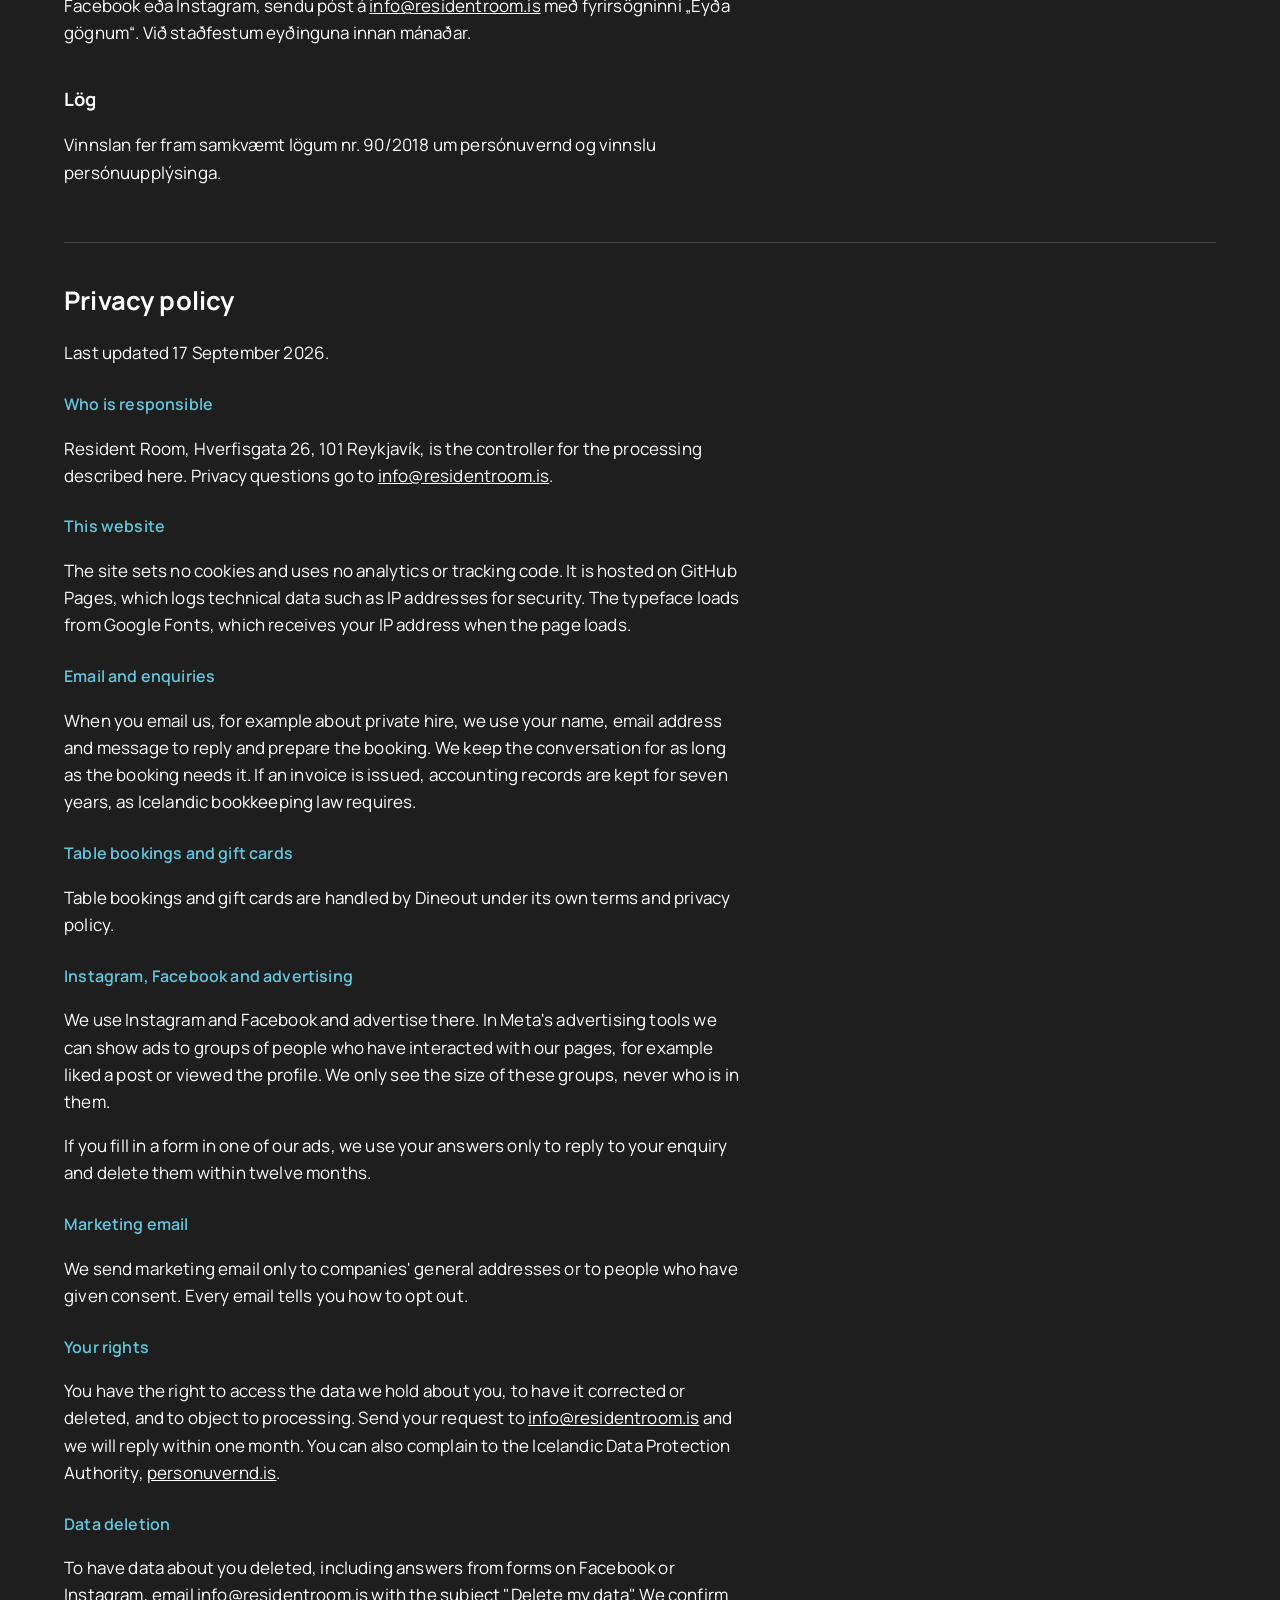
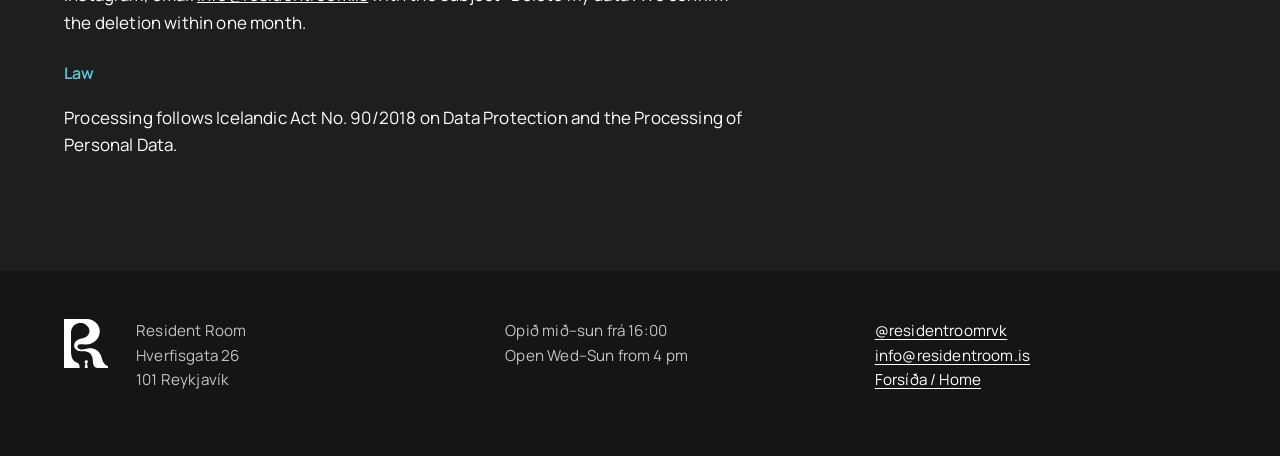
<file: privacy/index.html>
<!doctype html>
<html lang="is">
<head>
<meta charset="utf-8">
<meta name="viewport" content="width=device-width, initial-scale=1">
<title>Persónuvernd | Resident Room</title>
<meta name="description" content="Persónuverndarstefna Resident Room, Hverfisgötu 26, Reykjavík. Privacy policy.">
<meta name="theme-color" content="#1e1e1e">
<link rel="icon" href="../assets/keyhole.svg" type="image/svg+xml">
<link rel="preconnect" href="https://fonts.googleapis.com">
<link rel="preconnect" href="https://fonts.gstatic.com" crossorigin>
<link href="https://fonts.googleapis.com/css2?family=Manrope:wght@400;600&display=swap" rel="stylesheet">
<link rel="stylesheet" href="../assets/site.css">
</head>
<body>

<header class="wrap">
  <div class="bar">
    <a href="../" style="border:0"><img src="../assets/logo-white.svg" alt="Resident Room, forsíða" width="92" height="68"></a>
    <a href="#english" lang="en">English</a>
  </div>
</header>

<main class="doc wrap">
  <section>
    <h1 class="display "><span class="sr">Persónuvernd</span><svg class="hw" viewBox="0 0 9261 820" style="--w:9261" aria-hidden="true" focusable="false"><path d="M195 780C201 780 207 774 207 768V626H339C480 626 588 544 588 405C588 267 484 180 339 180H83C77 180 71 186 71 192V768C71 774 77 780 83 780ZM328 294C402 294 452 336 452 405C452 472 407 518 328 518H207V294ZM1237.0 530C1243.0 530 1251.0 522 1251.0 516V430C1251.0 424 1243.0 416 1237.0 416H921.0V294H1267.0C1273.0 294 1281.0 286 1281.0 280V194C1281.0 188 1273.0 180 1267.0 180H797.0C791.0 180 785.0 186 785.0 192V768C785.0 774 791.0 780 797.0 780H1273.0C1279.0 780 1287.0 772 1287.0 766V680C1287.0 674 1279.0 666 1273.0 666H921.0V530ZM1493.0 768C1493.0 774 1499.0 780 1505.0 780H1617.0C1623.0 780 1629.0 774 1629.0 768V592H1758.0L1880.0 770C1884.0 776 1891.0 780 1896.0 780H2029.0C2035.0 780 2037.0 777 2037.0 773C2037.0 771 2036.0 767 2031.0 760L1930.0 612C1916.0 591 1898.0 572 1898.0 572V570C1978.0 542 2033.0 481 2033.0 390C2033.0 259 1929.0 180 1783.0 180H1505.0C1499.0 180 1493.0 186 1493.0 192ZM1774.0 294C1849.0 294 1897.0 331 1897.0 390C1897.0 449 1849.0 484 1774.0 484H1629.0V294ZM2233.0 578C2222.0 578 2214.0 586 2214.0 596V604C2214.0 703 2315.0 790 2498.0 790C2692.0 790 2773.0 685 2773.0 591C2773.0 508 2718.0 438 2578.0 426L2423.0 413C2368.0 409 2350.0 389 2350.0 362C2350.0 318 2397.0 284 2481.0 284C2569.0 284 2603.0 318 2609.0 353C2611.0 365 2617.0 368 2627.0 368H2726.0C2738.0 368 2745.0 360 2745.0 351C2745.0 255 2665.0 170 2482.0 170C2305.0 170 2214.0 266 2214.0 370C2214.0 460 2279.0 516 2401.0 526L2557.0 539C2617.0 544 2637.0 569 2637.0 597C2637.0 640 2594.0 676 2498.0 676C2403.0 676 2360.0 644 2350.0 593C2348.0 583 2342.0 578 2330.0 578ZM3284.0 170C3104.0 170 2953.0 295 2953.0 480C2953.0 668 3104.0 790 3284.0 790C3464.0 790 3615.0 668 3615.0 480C3615.0 295 3464.0 170 3284.0 170ZM3284.0 284C3390.0 284 3479.0 359 3479.0 480C3479.0 601 3390.0 676 3284.0 676C3178.0 676 3089.0 601 3089.0 480C3089.0 359 3178.0 284 3284.0 284ZM3408.0 -48C3401.0 -54 3391.0 -58 3380.0 -58C3365.0 -58 3354.0 -51 3344.0 -36L3243.0 107C3238.0 114 3237.0 118 3237.0 121C3237.0 125 3240.0 128 3246.0 128H3294.0C3304.0 128 3308.0 127 3314.0 122L3425.0 29C3438.0 18 3441.0 7 3441.0 -3C3441.0 -12 3437.0 -20 3430.0 -27ZM4431.0 780C4437.0 780 4443.0 774 4443.0 768V192C4443.0 186 4437.0 180 4431.0 180H4319.0C4313.0 180 4307.0 186 4307.0 192V569H4303.0C4303.0 569 4266.0 521 4233.0 488L3930.0 180H3838.0C3832.0 180 3826.0 186 3826.0 192V768C3826.0 774 3832.0 780 3838.0 780H3950.0C3956.0 780 3962.0 774 3962.0 768V391H3965.0C3965.0 391 4001.0 436 4033.0 468L4339.0 780ZM5154.0 492C5154.0 616 5093.0 676 4984.0 676C4875.0 676 4814.0 616 4814.0 492V192C4814.0 186 4808.0 180 4802.0 180H4690.0C4684.0 180 4678.0 186 4678.0 192V493C4678.0 687 4800.0 790 4984.0 790C5168.0 790 5290.0 687 5290.0 493V192C5290.0 186 5284.0 180 5278.0 180H5166.0C5160.0 180 5154.0 186 5154.0 192ZM5613.0 193C5607.0 181 5604.0 180 5592.0 180H5472.0C5466.0 180 5464.0 183 5464.0 186C5464.0 189 5467.0 195 5470.0 201L5747.0 780H5841.0L6118.0 201C6121.0 195 6124.0 189 6124.0 186C6124.0 183 6122.0 180 6116.0 180H5996.0C5984.0 180 5981.0 181 5975.0 193L5836.0 482C5815.0 525 5797.0 581 5797.0 581H5791.0C5791.0 581 5773.0 525 5752.0 482ZM6757.0 530C6763.0 530 6771.0 522 6771.0 516V430C6771.0 424 6763.0 416 6757.0 416H6441.0V294H6787.0C6793.0 294 6801.0 286 6801.0 280V194C6801.0 188 6793.0 180 6787.0 180H6317.0C6311.0 180 6305.0 186 6305.0 192V768C6305.0 774 6311.0 780 6317.0 780H6793.0C6799.0 780 6807.0 772 6807.0 766V680C6807.0 674 6799.0 666 6793.0 666H6441.0V530ZM7013.0 768C7013.0 774 7019.0 780 7025.0 780H7137.0C7143.0 780 7149.0 774 7149.0 768V592H7278.0L7400.0 770C7404.0 776 7411.0 780 7416.0 780H7549.0C7555.0 780 7557.0 777 7557.0 773C7557.0 771 7556.0 767 7551.0 760L7450.0 612C7436.0 591 7418.0 572 7418.0 572V570C7498.0 542 7553.0 481 7553.0 390C7553.0 259 7449.0 180 7303.0 180H7025.0C7019.0 180 7013.0 186 7013.0 192ZM7294.0 294C7369.0 294 7417.0 331 7417.0 390C7417.0 449 7369.0 484 7294.0 484H7149.0V294ZM8370.0 780C8376.0 780 8382.0 774 8382.0 768V192C8382.0 186 8376.0 180 8370.0 180H8258.0C8252.0 180 8246.0 186 8246.0 192V569H8242.0C8242.0 569 8205.0 521 8172.0 488L7869.0 180H7777.0C7771.0 180 7765.0 186 7765.0 192V768C7765.0 774 7771.0 780 7777.0 780H7889.0C7895.0 780 7901.0 774 7901.0 768V391H7904.0C7904.0 391 7940.0 436 7972.0 468L8278.0 780ZM8891.0 780C9101.0 780 9221.0 661 9221.0 480C9221.0 297 9079.0 180 8889.0 180H8636.0C8630.0 180 8624.0 186 8624.0 192V768C8624.0 774 8630.0 780 8636.0 780ZM8889.0 294C9003.0 294 9085.0 366 9085.0 480C9085.0 594 9018.0 666 8891.0 666H8760.0V294Z"/></svg></h1>
    <p>Síðast uppfært 17. september 2026.</p>

    <h2>Hver ber ábyrgð</h2>
    <p>Resident Room, Hverfisgötu 26, 101 Reykjavík, ber ábyrgð á vinnslu persónuupplýsinga sem lýst er hér. Fyrirspurnir um persónuvernd sendast á <a href="mailto:info@residentroom.is">info@residentroom.is</a>.</p>

    <h2>Þessi vefsíða</h2>
    <p>Vefsíðan setur engar vafrakökur og notar hvorki vefgreiningu né rakningarkóða. Hún er hýst hjá GitHub Pages, sem skráir tæknilegar upplýsingar á borð við IP-tölu í öryggisskyni. Letrið er sótt frá Google Fonts, sem fær IP-tölu þína þegar síðan hleðst.</p>

    <h2>Tölvupóstur og fyrirspurnir</h2>
    <p>Þegar þú sendir okkur tölvupóst, til dæmis um einkasamkvæmi, notum við nafn þitt, netfang og það sem þú skrifar til að svara og undirbúa bókun. Við geymum samskiptin eins lengi og bókunin krefst. Ef reikningur er gefinn út geymum við gögn sem tilheyra bókhaldi í sjö ár, eins og lög um bókhald gera ráð fyrir.</p>

    <h2>Borðabókanir og gjafabréf</h2>
    <p>Borðabókanir og gjafabréf fara í gegnum Dineout. Dineout vinnur þær upplýsingar samkvæmt eigin skilmálum og persónuverndarstefnu.</p>

    <h2>Instagram, Facebook og auglýsingar</h2>
    <p>Við notum Instagram og Facebook og auglýsum þar. Í auglýsingatólum Meta getum við beint auglýsingum til hópa fólks sem hefur átt samskipti við síðurnar okkar, til dæmis líkað við færslu eða skoðað prófílinn. Við sjáum aðeins stærð slíkra hópa, aldrei hver er í þeim.</p>
    <p>Ef þú fyllir út eyðublað í auglýsingu frá okkur notum við svörin eingöngu til að svara fyrirspurninni og eyðum þeim innan tólf mánaða.</p>

    <h2>Markaðspóstur</h2>
    <p>Við sendum markaðspóst aðeins á almenn netföng fyrirtækja eða til þeirra sem hafa gefið samþykki sitt. Í hverjum pósti kemur fram hvernig þú afþakkar frekari póst.</p>

    <h2>Réttindi þín</h2>
    <p>Þú átt rétt á að fá aðgang að upplýsingum um þig, fá þær leiðréttar eða þeim eytt og að andmæla vinnslu. Sendu beiðni á <a href="mailto:info@residentroom.is">info@residentroom.is</a> og við svörum innan mánaðar. Þú getur einnig lagt fram kvörtun hjá Persónuvernd, <a href="https://www.personuvernd.is">personuvernd.is</a>.</p>

    <h2>Eyðing gagna</h2>
    <p>Viljir þú að við eyðum gögnum sem tengjast þér, þar á meðal svörum úr eyðublöðum á Facebook eða Instagram, sendu póst á <a href="mailto:info@residentroom.is?subject=Ey%C3%B0a%20g%C3%B6gnum">info@residentroom.is</a> með fyrirsögninni „Eyða gögnum“. Við staðfestum eyðinguna innan mánaðar.</p>

    <h2>Lög</h2>
    <p>Vinnslan fer fram samkvæmt lögum nr. 90/2018 um persónuvernd og vinnslu persónuupplýsinga.</p>
  </section>

  <section id="english" lang="en">
    <h2 style="font-size:1.6rem;margin-top:1.4rem">Privacy policy</h2>
    <p>Last updated 17 September 2026.</p>

    <h3>Who is responsible</h3>
    <p>Resident Room, Hverfisgata 26, 101 Reykjavík, is the controller for the processing described here. Privacy questions go to <a href="mailto:info@residentroom.is">info@residentroom.is</a>.</p>

    <h3>This website</h3>
    <p>The site sets no cookies and uses no analytics or tracking code. It is hosted on GitHub Pages, which logs technical data such as IP addresses for security. The typeface loads from Google Fonts, which receives your IP address when the page loads.</p>

    <h3>Email and enquiries</h3>
    <p>When you email us, for example about private hire, we use your name, email address and message to reply and prepare the booking. We keep the conversation for as long as the booking needs it. If an invoice is issued, accounting records are kept for seven years, as Icelandic bookkeeping law requires.</p>

    <h3>Table bookings and gift cards</h3>
    <p>Table bookings and gift cards are handled by Dineout under its own terms and privacy policy.</p>

    <h3>Instagram, Facebook and advertising</h3>
    <p>We use Instagram and Facebook and advertise there. In Meta's advertising tools we can show ads to groups of people who have interacted with our pages, for example liked a post or viewed the profile. We only see the size of these groups, never who is in them.</p>
    <p>If you fill in a form in one of our ads, we use your answers only to reply to your enquiry and delete them within twelve months.</p>

    <h3>Marketing email</h3>
    <p>We send marketing email only to companies' general addresses or to people who have given consent. Every email tells you how to opt out.</p>

    <h3>Your rights</h3>
    <p>You have the right to access the data we hold about you, to have it corrected or deleted, and to object to processing. Send your request to <a href="mailto:info@residentroom.is">info@residentroom.is</a> and we will reply within one month. You can also complain to the Icelandic Data Protection Authority, <a href="https://www.personuvernd.is">personuvernd.is</a>.</p>

    <h3>Data deletion</h3>
    <p>To have data about you deleted, including answers from forms on Facebook or Instagram, email <a href="mailto:info@residentroom.is?subject=Delete%20my%20data">info@residentroom.is</a> with the subject "Delete my data". We confirm the deletion within one month.</p>

    <h3>Law</h3>
    <p>Processing follows Icelandic Act No. 90/2018 on Data Protection and the Processing of Personal Data.</p>
  </section>
</main>

<footer class="foot">
  <div class="wrap foot__grid">
    <img src="../assets/icon-white.svg" alt="" width="44" height="44">
    <p>Resident Room<br>Hverfisgata 26<br>101 Reykjavík</p>
    <p>Opið mið–sun frá 16:00<br><span lang="en">Open Wed–Sun from 4 pm</span></p>
    <p><a href="https://www.instagram.com/residentroomrvk/">@residentroomrvk</a><br><a href="mailto:info@residentroom.is">info@residentroom.is</a><br><a href="../">Forsíða / Home</a></p>
  </div>
</footer>

</body>
</html>
</file>
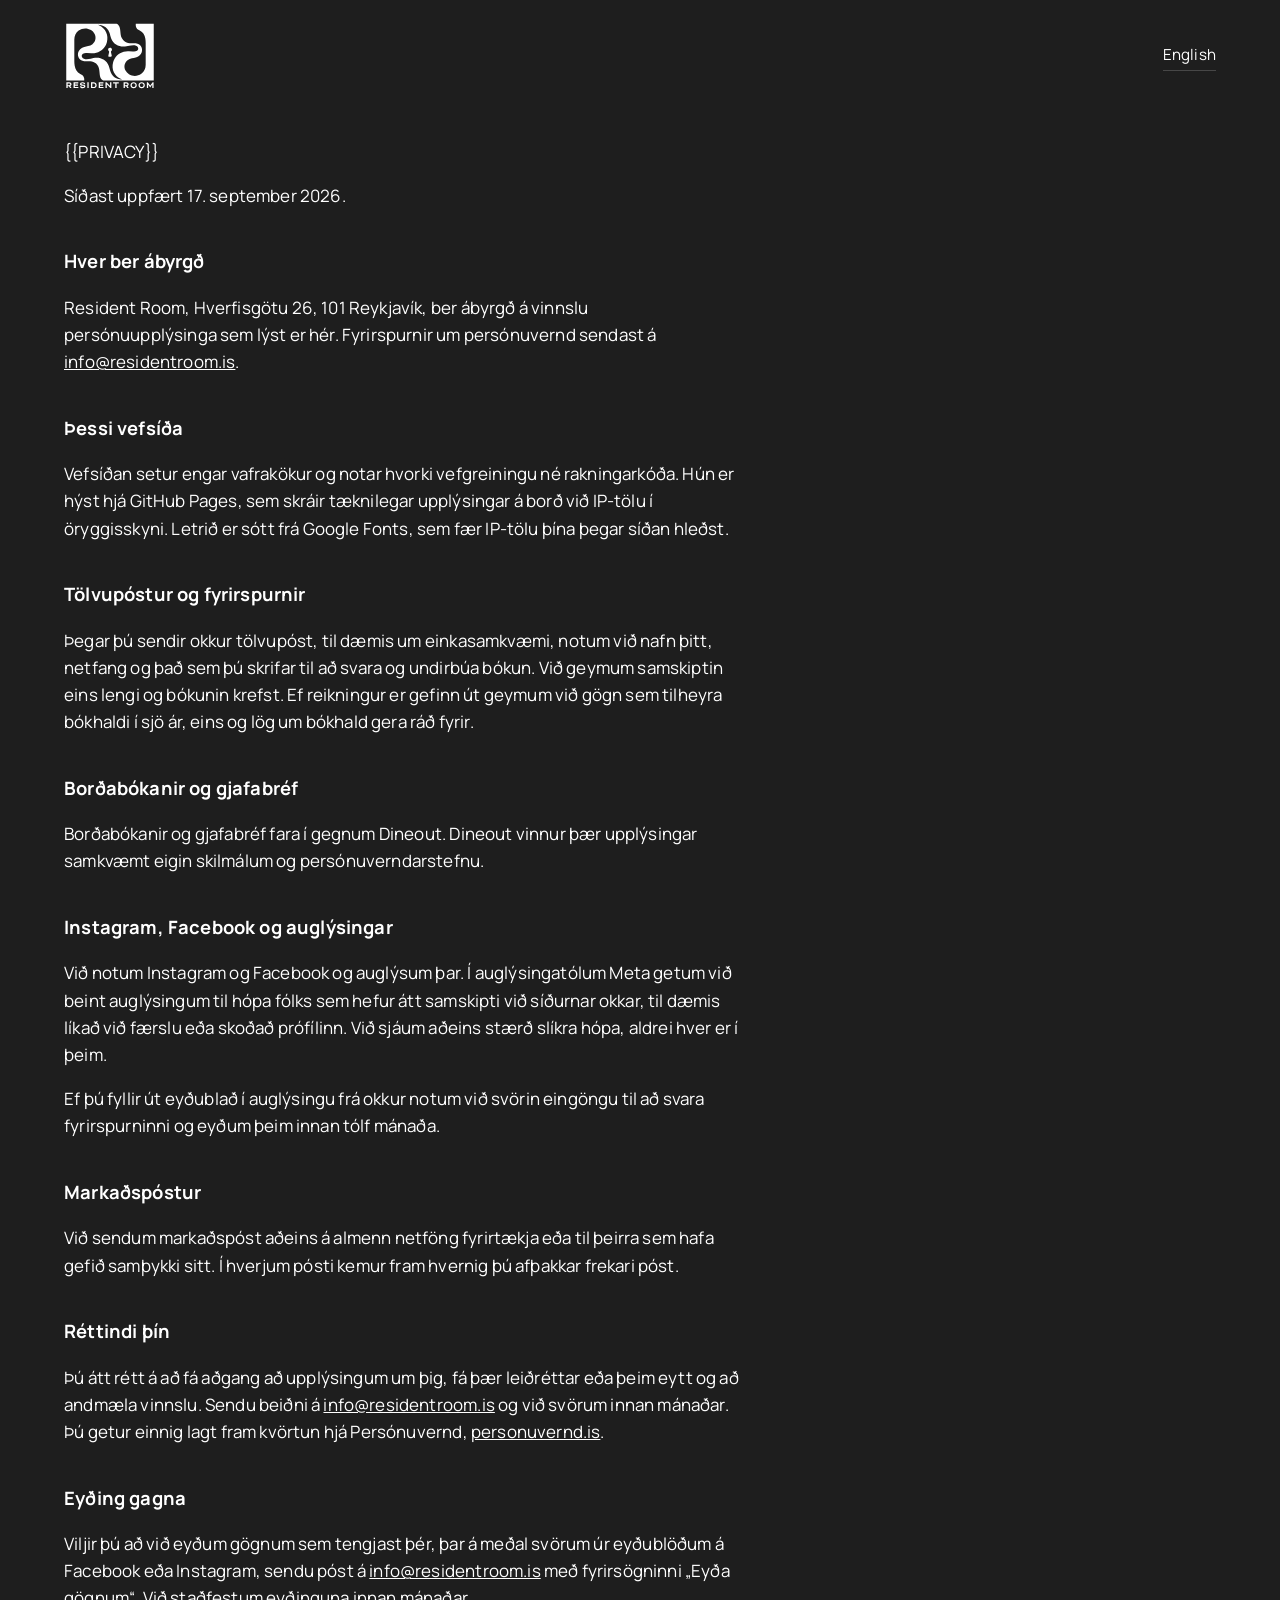
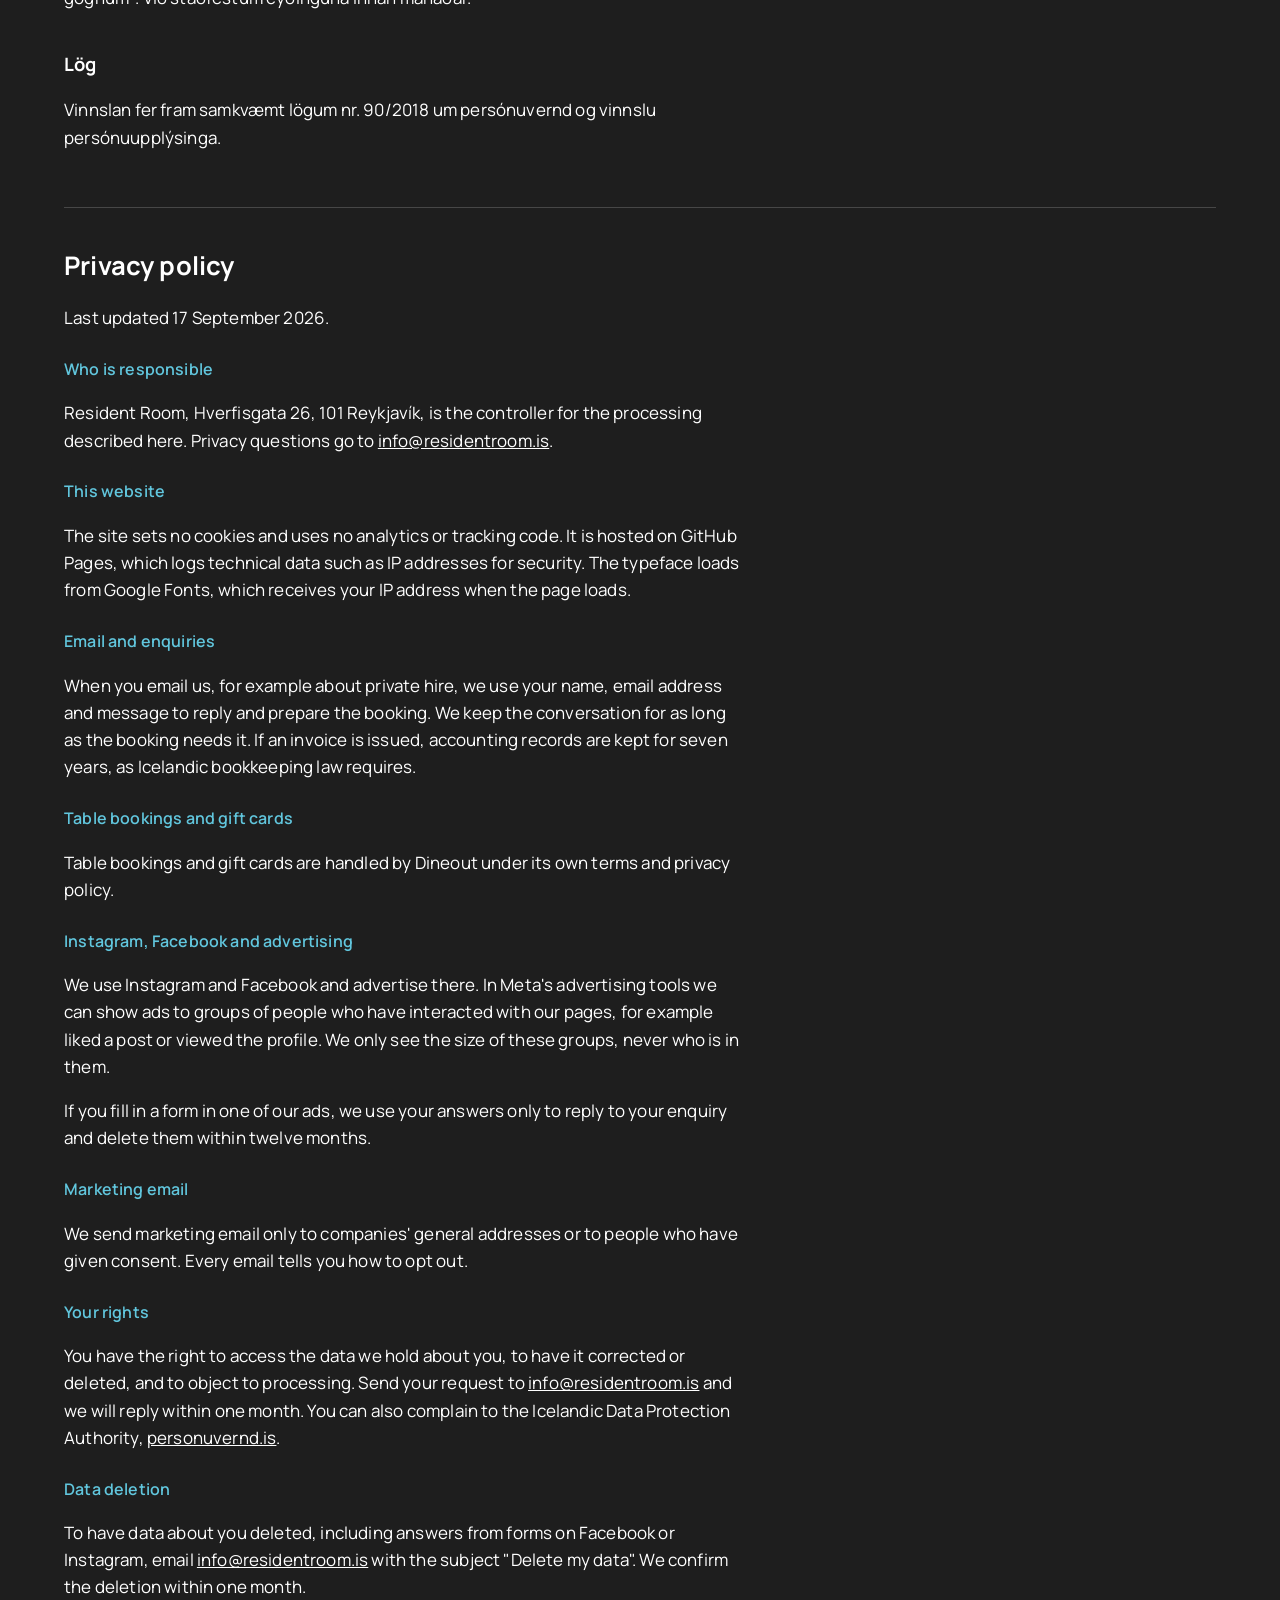
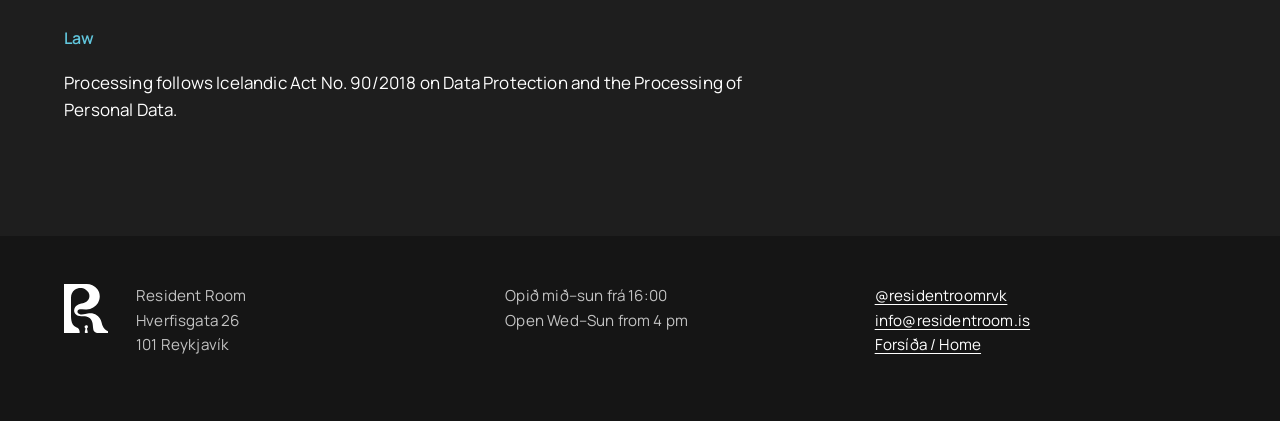
<file: tools/privacy.tpl.html>
<!doctype html>
<html lang="is">
<head>
<meta charset="utf-8">
<meta name="viewport" content="width=device-width, initial-scale=1">
<title>Persónuvernd | Resident Room</title>
<meta name="description" content="Persónuverndarstefna Resident Room, Hverfisgötu 26, Reykjavík. Privacy policy.">
<meta name="theme-color" content="#1e1e1e">
<link rel="icon" href="../assets/keyhole.svg" type="image/svg+xml">
<link rel="preconnect" href="https://fonts.googleapis.com">
<link rel="preconnect" href="https://fonts.gstatic.com" crossorigin>
<link href="https://fonts.googleapis.com/css2?family=Manrope:wght@400;600&display=swap" rel="stylesheet">
<link rel="stylesheet" href="../assets/site.css">
</head>
<body>

<header class="wrap">
  <div class="bar">
    <a href="../" style="border:0"><img src="../assets/logo-white.svg" alt="Resident Room, forsíða" width="92" height="68"></a>
    <a href="#english" lang="en">English</a>
  </div>
</header>

<main class="doc wrap">
  <section>
    {{PRIVACY}}
    <p>Síðast uppfært 17. september 2026.</p>

    <h2>Hver ber ábyrgð</h2>
    <p>Resident Room, Hverfisgötu 26, 101 Reykjavík, ber ábyrgð á vinnslu persónuupplýsinga sem lýst er hér. Fyrirspurnir um persónuvernd sendast á <a href="mailto:info@residentroom.is">info@residentroom.is</a>.</p>

    <h2>Þessi vefsíða</h2>
    <p>Vefsíðan setur engar vafrakökur og notar hvorki vefgreiningu né rakningarkóða. Hún er hýst hjá GitHub Pages, sem skráir tæknilegar upplýsingar á borð við IP-tölu í öryggisskyni. Letrið er sótt frá Google Fonts, sem fær IP-tölu þína þegar síðan hleðst.</p>

    <h2>Tölvupóstur og fyrirspurnir</h2>
    <p>Þegar þú sendir okkur tölvupóst, til dæmis um einkasamkvæmi, notum við nafn þitt, netfang og það sem þú skrifar til að svara og undirbúa bókun. Við geymum samskiptin eins lengi og bókunin krefst. Ef reikningur er gefinn út geymum við gögn sem tilheyra bókhaldi í sjö ár, eins og lög um bókhald gera ráð fyrir.</p>

    <h2>Borðabókanir og gjafabréf</h2>
    <p>Borðabókanir og gjafabréf fara í gegnum Dineout. Dineout vinnur þær upplýsingar samkvæmt eigin skilmálum og persónuverndarstefnu.</p>

    <h2>Instagram, Facebook og auglýsingar</h2>
    <p>Við notum Instagram og Facebook og auglýsum þar. Í auglýsingatólum Meta getum við beint auglýsingum til hópa fólks sem hefur átt samskipti við síðurnar okkar, til dæmis líkað við færslu eða skoðað prófílinn. Við sjáum aðeins stærð slíkra hópa, aldrei hver er í þeim.</p>
    <p>Ef þú fyllir út eyðublað í auglýsingu frá okkur notum við svörin eingöngu til að svara fyrirspurninni og eyðum þeim innan tólf mánaða.</p>

    <h2>Markaðspóstur</h2>
    <p>Við sendum markaðspóst aðeins á almenn netföng fyrirtækja eða til þeirra sem hafa gefið samþykki sitt. Í hverjum pósti kemur fram hvernig þú afþakkar frekari póst.</p>

    <h2>Réttindi þín</h2>
    <p>Þú átt rétt á að fá aðgang að upplýsingum um þig, fá þær leiðréttar eða þeim eytt og að andmæla vinnslu. Sendu beiðni á <a href="mailto:info@residentroom.is">info@residentroom.is</a> og við svörum innan mánaðar. Þú getur einnig lagt fram kvörtun hjá Persónuvernd, <a href="https://www.personuvernd.is">personuvernd.is</a>.</p>

    <h2>Eyðing gagna</h2>
    <p>Viljir þú að við eyðum gögnum sem tengjast þér, þar á meðal svörum úr eyðublöðum á Facebook eða Instagram, sendu póst á <a href="mailto:info@residentroom.is?subject=Ey%C3%B0a%20g%C3%B6gnum">info@residentroom.is</a> með fyrirsögninni „Eyða gögnum“. Við staðfestum eyðinguna innan mánaðar.</p>

    <h2>Lög</h2>
    <p>Vinnslan fer fram samkvæmt lögum nr. 90/2018 um persónuvernd og vinnslu persónuupplýsinga.</p>
  </section>

  <section id="english" lang="en">
    <h2 style="font-size:1.6rem;margin-top:1.4rem">Privacy policy</h2>
    <p>Last updated 17 September 2026.</p>

    <h3>Who is responsible</h3>
    <p>Resident Room, Hverfisgata 26, 101 Reykjavík, is the controller for the processing described here. Privacy questions go to <a href="mailto:info@residentroom.is">info@residentroom.is</a>.</p>

    <h3>This website</h3>
    <p>The site sets no cookies and uses no analytics or tracking code. It is hosted on GitHub Pages, which logs technical data such as IP addresses for security. The typeface loads from Google Fonts, which receives your IP address when the page loads.</p>

    <h3>Email and enquiries</h3>
    <p>When you email us, for example about private hire, we use your name, email address and message to reply and prepare the booking. We keep the conversation for as long as the booking needs it. If an invoice is issued, accounting records are kept for seven years, as Icelandic bookkeeping law requires.</p>

    <h3>Table bookings and gift cards</h3>
    <p>Table bookings and gift cards are handled by Dineout under its own terms and privacy policy.</p>

    <h3>Instagram, Facebook and advertising</h3>
    <p>We use Instagram and Facebook and advertise there. In Meta's advertising tools we can show ads to groups of people who have interacted with our pages, for example liked a post or viewed the profile. We only see the size of these groups, never who is in them.</p>
    <p>If you fill in a form in one of our ads, we use your answers only to reply to your enquiry and delete them within twelve months.</p>

    <h3>Marketing email</h3>
    <p>We send marketing email only to companies' general addresses or to people who have given consent. Every email tells you how to opt out.</p>

    <h3>Your rights</h3>
    <p>You have the right to access the data we hold about you, to have it corrected or deleted, and to object to processing. Send your request to <a href="mailto:info@residentroom.is">info@residentroom.is</a> and we will reply within one month. You can also complain to the Icelandic Data Protection Authority, <a href="https://www.personuvernd.is">personuvernd.is</a>.</p>

    <h3>Data deletion</h3>
    <p>To have data about you deleted, including answers from forms on Facebook or Instagram, email <a href="mailto:info@residentroom.is?subject=Delete%20my%20data">info@residentroom.is</a> with the subject "Delete my data". We confirm the deletion within one month.</p>

    <h3>Law</h3>
    <p>Processing follows Icelandic Act No. 90/2018 on Data Protection and the Processing of Personal Data.</p>
  </section>
</main>

<footer class="foot">
  <div class="wrap foot__grid">
    <img src="../assets/icon-white.svg" alt="" width="44" height="44">
    <p>Resident Room<br>Hverfisgata 26<br>101 Reykjavík</p>
    <p>Opið mið–sun frá 16:00<br><span lang="en">Open Wed–Sun from 4 pm</span></p>
    <p><a href="https://www.instagram.com/residentroomrvk/">@residentroomrvk</a><br><a href="mailto:info@residentroom.is">info@residentroom.is</a><br><a href="../">Forsíða / Home</a></p>
  </div>
</footer>

</body>
</html>
</file>
<file: assets/site.css>
/* Resident Room | brand palette from the brand book (pp.12–13) */
:root {
  --carbon: #1e1e1e;
  --green: #396247;
  --mist: #61c6dd;
  --white: #ffffff;
  --wine: #982a3d;
  --quiet: rgba(255, 255, 255, 0.74);
  --line: rgba(255, 255, 255, 0.18);
  --gutter: clamp(16px, 5vw, 64px);
  --max: 1180px;
}

*, *::before, *::after { box-sizing: border-box; }
html { -webkit-text-size-adjust: 100%; }
body {
  margin: 0;
  background: var(--carbon);
  color: var(--white);
  font: 400 1.0625rem/1.6 "Manrope", system-ui, sans-serif;
  letter-spacing: 0.01em;
  -webkit-font-smoothing: antialiased;
}
img { display: block; max-width: 100%; height: auto; }
a { color: inherit; }
a:focus-visible, .btn:focus-visible { outline: 2px solid var(--mist); outline-offset: 4px; }
.sr {
  position: absolute; width: 1px; height: 1px; overflow: hidden;
  clip: rect(0 0 0 0); white-space: nowrap;
}
.wrap { width: min(100% - 2 * var(--gutter), var(--max)); margin-inline: auto; }

/* Headlines: Bicyclette outlines, one inline SVG per word, so lines wrap naturally.
   Height is set so the cap height equals 0.6em of the heading's font-size. */
.display {
  margin: 0;
  font-size: clamp(2.1rem, 7.2vw, 4.4rem);
  line-height: 0;
  display: flex; flex-wrap: wrap;
  column-gap: 0.3em; row-gap: 0.12em;
}
.display .hw { height: 0.82em; width: auto; fill: currentColor; overflow: visible; }
.display--en { font-size: clamp(0.95rem, 2.4vw, 1.25rem); color: var(--mist); margin-top: 1.1rem; column-gap: 0.32em; }
.display--xl { font-size: clamp(3.2rem, 15vw, 8.5rem); }

.lede { max-width: 34ch; margin: 1.6rem 0 0; font-size: clamp(1.05rem, 2.2vw, 1.25rem); line-height: 1.5; }
.en { color: var(--quiet); }
p.en { margin-top: 0.35rem; }

/* Hero: the room seen through the keyhole */
.hero { min-height: 100svh; display: grid; grid-template-rows: auto 1fr; }
.bar { display: flex; align-items: center; justify-content: space-between; padding-block: 22px; }
.bar img { width: 92px; }
.bar a { font-size: 0.95rem; text-decoration: none; border-bottom: 1px solid var(--line); padding-bottom: 2px; }
.hero__grid {
  display: grid; gap: clamp(28px, 5vw, 72px); align-items: center;
  padding-block: 8px clamp(48px, 8vw, 96px);
}
.keyhole {
  justify-self: center;
  height: min(48svh, 420px);
  aspect-ratio: 90 / 190;
  -webkit-mask: url("keyhole.svg") center / contain no-repeat;
          mask: url("keyhole.svg") center / contain no-repeat;
  background: #2a2a2a;
  overflow: hidden;
}
.keyhole img { width: 100%; height: 100%; object-fit: cover; object-position: 50% 58%; }
@media (prefers-reduced-motion: no-preference) {
  .keyhole { animation: open 1.6s cubic-bezier(.2, .7, .1, 1) both; }
  .keyhole img { animation: settle 2.4s cubic-bezier(.2, .7, .1, 1) both; }
  @keyframes open { from { transform: scale(.82); opacity: 0; } to { transform: none; opacity: 1; } }
  @keyframes settle { from { transform: scale(1.18); } to { transform: none; } }
}
.actions { display: flex; flex-wrap: wrap; gap: 12px; margin-top: 2rem; }
.btn {
  display: inline-grid; gap: 1px; text-decoration: none;
  padding: 13px 22px 12px; min-width: 11.5rem;
  border: 1px solid var(--white); border-radius: 999px;
  font-weight: 600; line-height: 1.25;
}
.btn small { font-weight: 400; font-size: 0.8rem; opacity: 0.8; }
.btn--solid { background: var(--white); color: var(--carbon); }
.btn--solid:hover { background: var(--mist); border-color: var(--mist); }
.btn--line:hover { border-color: var(--mist); color: var(--mist); }

@media (min-width: 860px) {
  .hero__grid { grid-template-columns: 1.15fr 0.85fr; }
  .keyhole { order: 2; width: auto; height: min(74svh, 640px); }
}

/* Hours */
.hours { background: var(--green); padding-block: clamp(64px, 10vw, 128px); }
.hours__grid { display: grid; gap: 40px; }
.hours__facts { display: grid; gap: 1.6rem; align-content: end; }
.hours__facts p { margin: 0; }
.fact strong { display: block; font-weight: 600; }
@media (min-width: 860px) { .hours__grid { grid-template-columns: 1.3fr 0.7fr; align-items: end; } }

/* Private hire */
.hire { padding-block: clamp(64px, 10vw, 128px); }
.hire__grid { display: grid; gap: clamp(32px, 5vw, 64px); align-items: center; }
.hire__photo { border-radius: 2px; }
.hire p { max-width: 42ch; }
@media (min-width: 860px) { .hire__grid { grid-template-columns: 1fr 1fr; } }

/* Gift cards */
.gift { border-top: 1px solid var(--line); padding-block: clamp(56px, 8vw, 96px); }
.gift__grid { display: grid; gap: 24px; align-items: end; }
.gift .display { font-size: clamp(1.8rem, 5vw, 3rem); }
@media (min-width: 860px) { .gift__grid { grid-template-columns: 1fr auto; } }

/* Footer */
.foot { background: #151515; padding-block: 48px 64px; font-size: 0.95rem; color: var(--quiet); }
.foot__grid { display: grid; gap: 28px; }
.foot img { width: 44px; }
.foot p { margin: 0; }
.foot a { color: var(--white); text-underline-offset: 3px; }
@media (min-width: 860px) { .foot__grid { grid-template-columns: auto 1fr 1fr 1fr; align-items: start; } }

/* Privacy page */
.doc { padding-block: 24px 96px; }
.doc .display { font-size: clamp(2rem, 6vw, 3.6rem); margin-bottom: 2rem; }
.doc h2 { font-size: 1.15rem; margin: 2.4rem 0 0.4rem; }
.doc h3 { font-size: 1rem; margin: 1.6rem 0 0.2rem; color: var(--mist); font-weight: 600; }
.doc p, .doc li { max-width: 68ch; }
.doc section + section { border-top: 1px solid var(--line); margin-top: 3.5rem; padding-top: 1rem; }

.gift__grid .btn { justify-self: start; }
</file>
